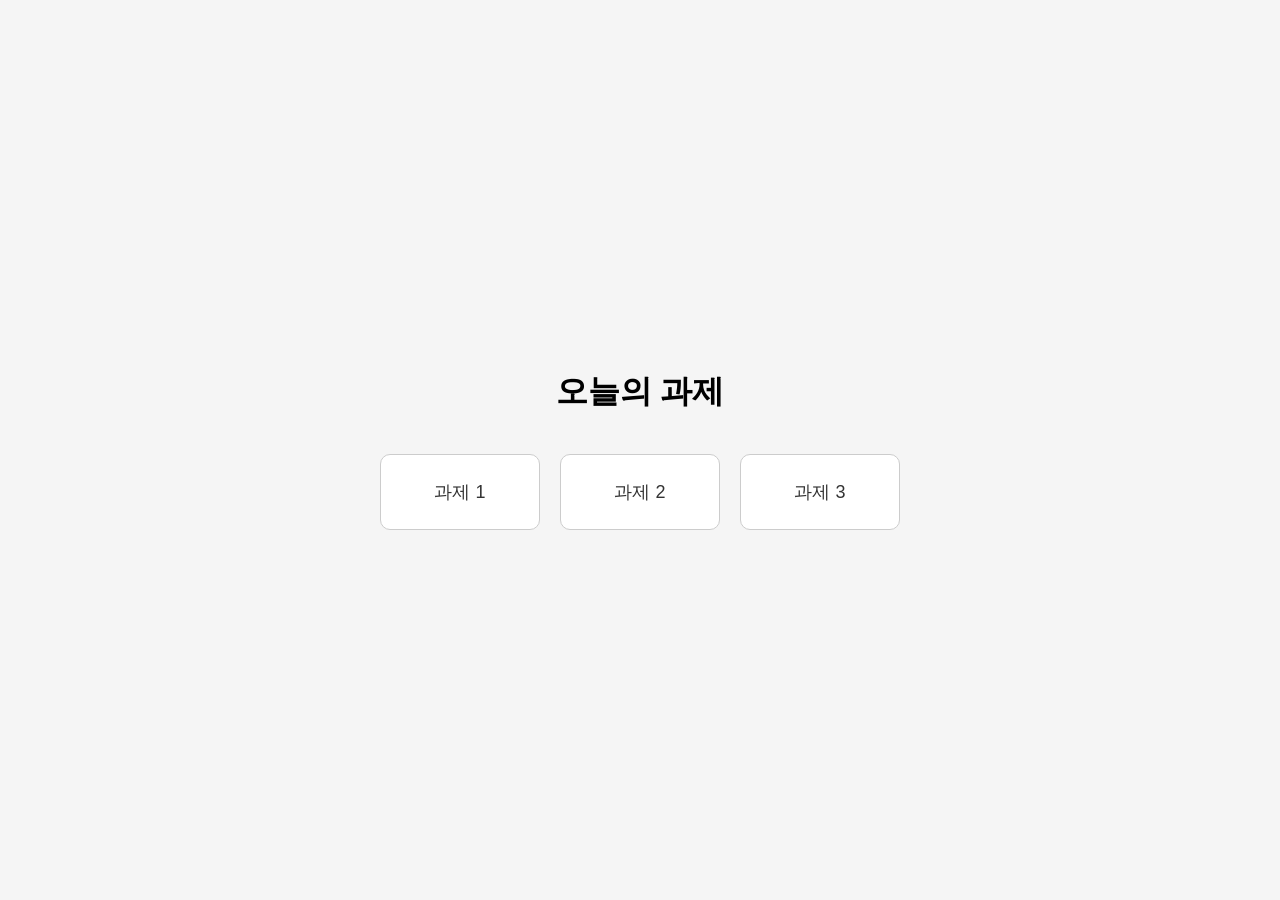
<file: index.html>
<!DOCTYPE html>
<html lang="ko">

<head>
    <meta charset="UTF-8">
    <meta name="viewport" content="width=device-width, initial-scale=1.0">

    <title>오늘의 과제</title>

    <style>
        * {
            margin: 0;
            padding: 0;
            box-sizing: border-box;
        }

        body {
            height: 100vh;

            display: flex;
            justify-content: center;
            align-items: center;

            background-color: #f5f5f5;

            font-family: Arial, sans-serif;
        }

        .container {
            text-align: center;
        }

        h1 {
            margin-bottom: 40px;
        }

        .buttons {
            display: flex;
            gap: 20px;
        }

        .buttons a {
            width: 160px;
            padding: 25px 20px;

            background-color: white;

            border: 1px solid #ccc;
            border-radius: 10px;

            text-decoration: none;
            color: #333;

            font-size: 18px;

            transition: 0.2s;
        }

        .buttons a:hover {
            background-color: #333;
            color: white;

            transform: translateY(-5px);
        }
    </style>
</head>


<body>

    <div class="container">

        <h1>오늘의 과제</h1>

        <div class="buttons">

            <a href="./Card/index.html">
                과제 1
            </a>

            <a href="./Book/index.html">
                과제 2
            </a>

            <a href="./task3/index.html">
                과제 3
            </a>

        </div>

    </div>

</body>

</html>
</file>
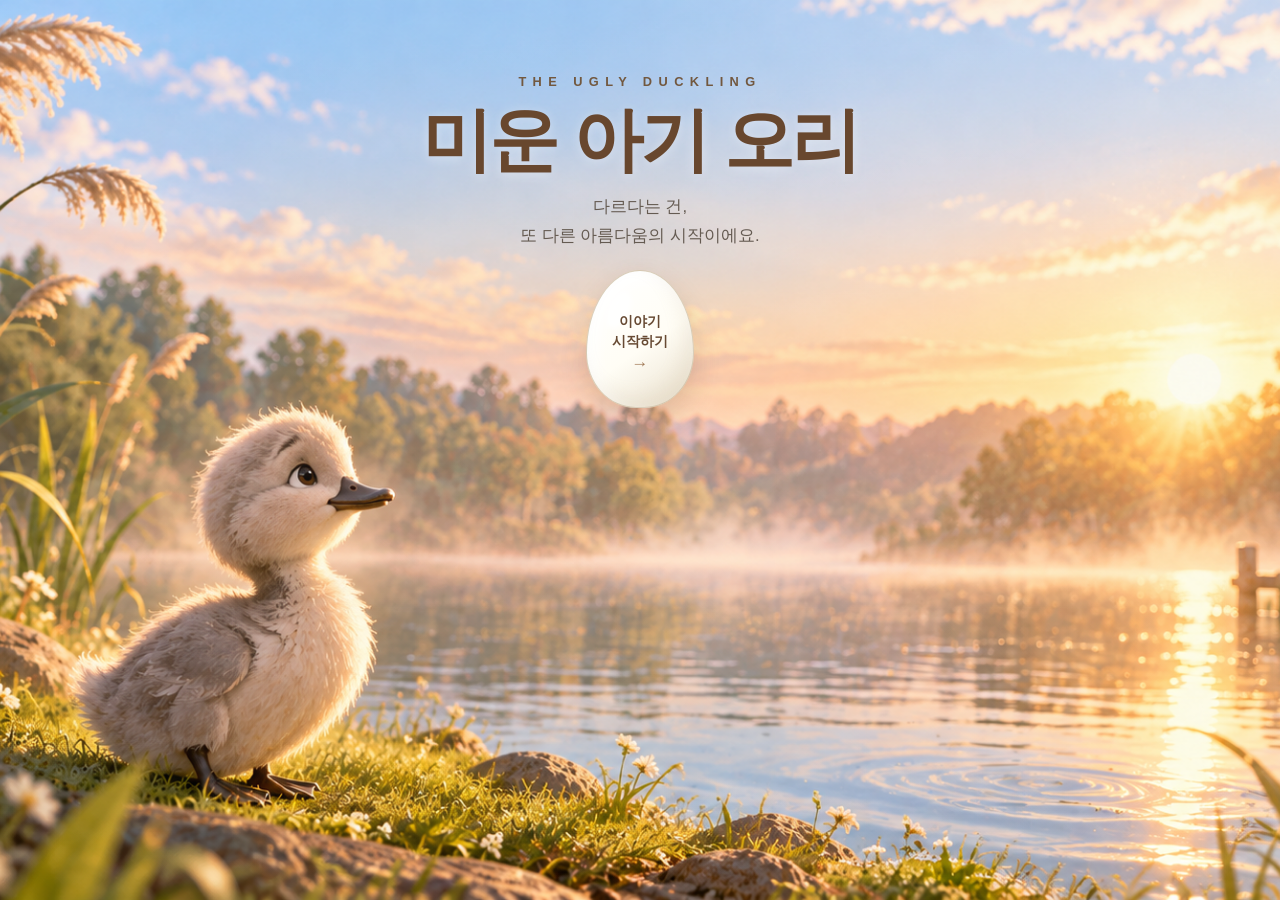
<file: Book/index.html>
<!DOCTYPE html>
<html lang="ko">

<head>
    <meta charset="UTF-8">
    <meta name="viewport" content="width=device-width, initial-scale=1.0">
    <title>미운 아기 오리</title>

    <link rel="stylesheet" href="style.css">
</head>

<body class="cover-page">

    <main class="cover">

        <div class="cover-text">

            <span class="english-title">
                THE UGLY DUCKLING
            </span>

            <h1>미운 아기 오리</h1>

            <p>
                다르다는 건,<br>
                또 다른 아름다움의 시작이에요.
            </p>

            <!-- 알 모양 시작 버튼 -->
            <a href="page1.html" class="egg-start">

                <span class="egg-highlight"></span>

                <span class="egg-start-text">
                    이야기<br>
                    시작하기
                </span>

                <span class="egg-start-arrow">→</span>

            </a>

        </div>

    </main>

</body>

</html>
</file>
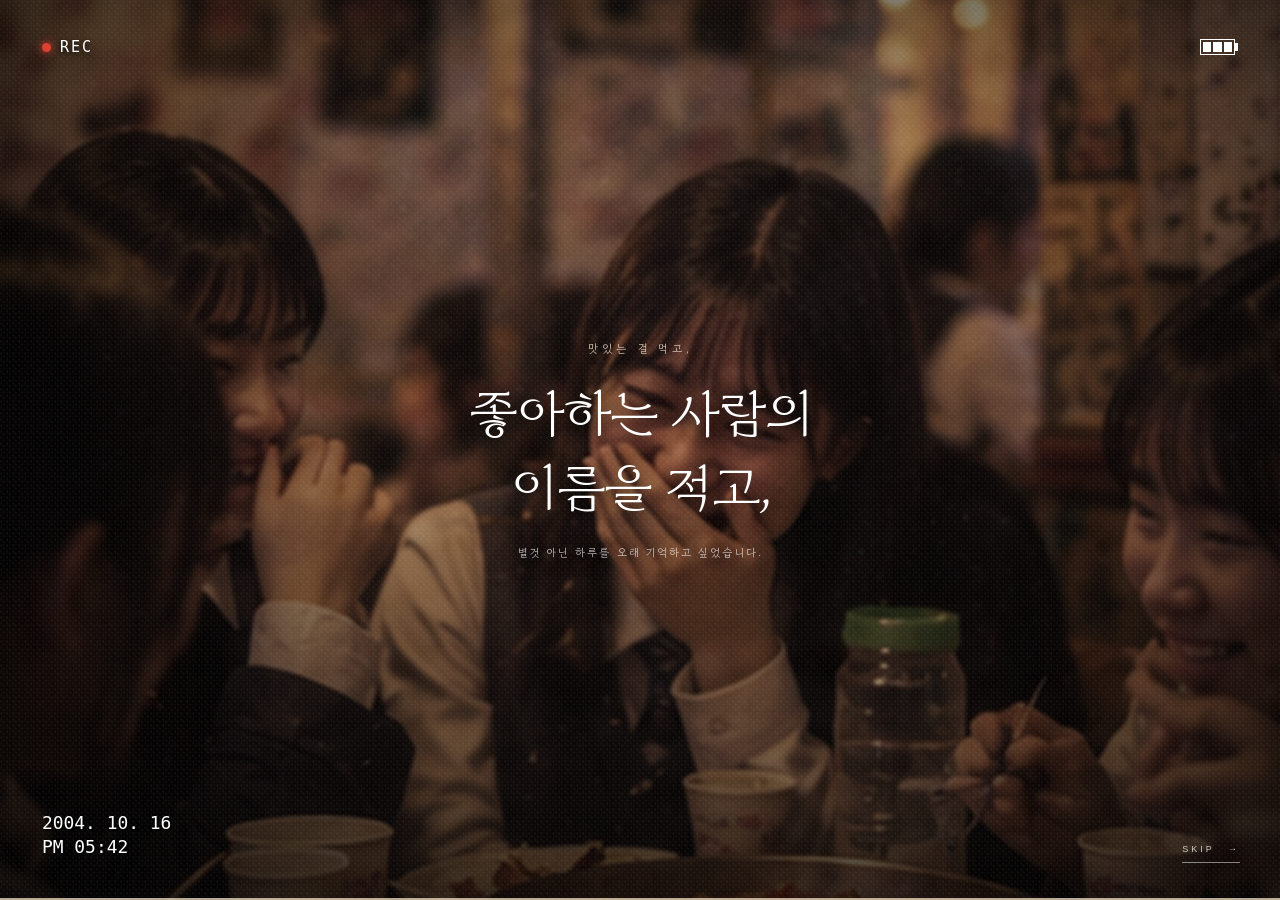
<file: Card/index.html>
<!DOCTYPE html>
<html lang="ko">

<head>
    <meta charset="UTF-8">

    <meta name="viewport"
          content="width=device-width, initial-scale=1.0">

    <title>마음벽 | Wall of Hearts</title>

    <link rel="preconnect"
          href="https://fonts.googleapis.com">

    <link rel="preconnect"
          href="https://fonts.gstatic.com"
          crossorigin>

    <link href="https://fonts.googleapis.com/css2?family=Diphylleia&family=East+Sea+Dokdo&family=Gowun+Dodum&family=Nanum+Pen+Script&display=swap"
          rel="stylesheet">

    <link rel="stylesheet"
          href="style.css">
</head>


<body>


<!-- ==================================================
     1. CINEMATIC VIDEO INTRO
================================================== -->

<section id="memoryIntro">

    <!-- 사진들 -->

    <div class="memory-scene active"
         data-scene="0">

        <img src="images/intro_01.jpg"
             alt="옛날 떡볶이집">

    </div>


    <div class="memory-scene"
         data-scene="1">

        <img src="images/intro_02.jpg"
             alt="친구들과 떡볶이를 먹던 기억">

    </div>


    <div class="memory-scene"
         data-scene="2">

        <img src="images/intro_03.jpg"
             alt="벽에 낙서를 남기는 모습">

    </div>


    <div class="memory-scene"
         data-scene="3">

        <img src="images/intro_04.jpg"
             alt="벽에 남겨진 낙서">

    </div>


    <div class="memory-scene"
         data-scene="4">

        <img src="images/intro_05.jpg"
             alt="오래된 낙서벽">

    </div>


    <!-- 어두운 영화 필터 -->

    <div class="memory-dark"></div>


    <!-- VHS 노이즈 -->

    <div class="vhs-noise"></div>

    <div class="vhs-lines"></div>

    <div class="vhs-flash"></div>


    <!-- REC -->

    <div class="cam-rec">

        <span class="rec-dot"></span>

        REC

    </div>


    <!-- 날짜 -->

    <div class="cam-date">

        <span id="camDate">
            2004. 10. 16
        </span>

        <span id="camTime">
            PM 05:41
        </span>

    </div>


    <!-- 카메라 배터리 -->

    <div class="cam-battery">

        <div class="battery-body">

            <i></i>
            <i></i>
            <i></i>

        </div>

        <span></span>

    </div>


    <!-- 첫 문구 -->

    <div class="memory-copy"
         id="memoryCopy1">

        <span>
            우리의 마음이 아직 작았던 시절,
        </span>

        <h1>
            우리는 벽에<br>
            마음을 남기곤 했습니다.
        </h1>

    </div>


    <!-- 두 번째 문구 -->

    <div class="memory-copy memory-copy-center"
         id="memoryCopy2">

        <p>
            맛있는 걸 먹고,
        </p>

        <h1>
            좋아하는 사람의<br>
            이름을 적고,
        </h1>

        <small>
            별것 아닌 하루를 오래 기억하고 싶었습니다.
        </small>

    </div>


    <!-- 세 번째 -->

    <div class="memory-copy memory-copy-bottom"
         id="memoryCopy3">

        <p>
            그날 우리가 남긴 한마디
        </p>

        <h1>
            “우리 나중에도<br>
            여기 오자.”
        </h1>

    </div>


    <!-- 마지막 문구 -->

    <div id="memoryEnding">

        <p>
            그리고 시간이 흘렀습니다.
        </p>

        <h1>
            그 마음들은,<br>
            어디로 갔을까요.
        </h1>

    </div>


    <!-- SKIP -->

    <button id="skipMemory">
        SKIP
        <span>→</span>
    </button>


    <!-- 진행바 -->

    <div id="memoryProgress">

        <div id="memoryProgressBar"></div>

    </div>

</section>



<!-- ==================================================
     2. ORIGINAL EMOTIONAL INTRO
================================================== -->

<section id="intro">

    <div class="intro-shadow"></div>


    <div class="intro-graffiti ig1">
        민지 ♡ 현우
    </div>

    <div class="intro-graffiti ig2">
        여기 진짜 맛있음ㅋㅋ
    </div>

    <div class="intro-graffiti ig3">
        2019.03.02
    </div>

    <div class="intro-graffiti ig4">
        또 왔다감
    </div>

    <div class="intro-graffiti ig5">
        보고싶다.
    </div>

    <div class="intro-graffiti ig6">
        J + S
    </div>

    <div class="intro-graffiti ig7">
        다 잘될거야
    </div>

    <div class="intro-graffiti ig8">
        ★★★★★
    </div>


    <div class="intro-content">

        <span class="intro-small">
            WALL OF HEARTS
        </span>

        <p class="intro-sub">
            시간이 쌓이는 벽
        </p>


        <h1>

            마음은 사라져도,<br>

            <em>
                흔적은 남으니까.
            </em>

        </h1>


        <p class="intro-description">

            누군가는 사랑을 적었고,<br>

            누군가는 그리움을 남겼습니다.

            <br><br>

            당신의 이야기도<br>

            이 오래된 벽 한편에 남겨보세요.

        </p>


        <button id="enterBtn">

            오래된 벽으로 들어가기

            <span>
                →
            </span>

        </button>


        <p class="intro-donation">

            마음 하나 100원 ·
            아이들을 위한 마음으로 이어집니다.

        </p>

    </div>

</section>



<!-- ==================================================
     3. MAIN
================================================== -->

<main id="mainPage">


<!-- ==================================================
     HEADER
================================================== -->

<header>

    <div class="logo-area">

        <div class="logo-heart">
            ♡
        </div>

        <div>

            <h2>
                마음벽
            </h2>

            <span>
                WALL OF HEARTS
            </span>

        </div>

    </div>


    <div class="heart-status">

        <i></i>

        <span id="heartCount">
            마음들이 머무는 중
        </span>

    </div>


    <div class="header-buttons">

        <button id="homeBtn">

            ◎

            <span>
                중앙으로
            </span>

        </button>


        <button id="searchBtn">

            ⌕

            <span>
                마음 찾기
            </span>

        </button>


        <button id="writeBtn"
                class="write-btn">

            ✎

            <span>
                마음 남기기
            </span>

        </button>

    </div>

</header>



<!-- ==================================================
     WALL
================================================== -->

<section id="wallViewport">


<div id="wall">


<!-- 얼룩 -->

<div class="wall-stain stain1"></div>
<div class="wall-stain stain2"></div>
<div class="wall-stain stain3"></div>
<div class="wall-stain stain4"></div>
<div class="wall-stain stain5"></div>



<!-- 중앙 -->

<div id="wallCenter">

    <span>
        THE WALL
    </span>

    <h2>
        천천히 둘러보세요.
    </h2>

    <p>
        누군가의 마음이 벽 어딘가에 남아 있습니다.
    </p>

    <small>
        벽을 잡고 상하좌우로 움직여보세요
    </small>

</div>



<!-- ==================================================
     MENU BOARD
================================================== -->

<div class="wall-object menu-board"
     style="
     left:4450px;
     top:1550px;
     transform:rotate(-2deg);
     ">

    <div class="tape tape-left"></div>

    <div class="tape tape-right"></div>


    <span class="object-small">
        SINCE 1987
    </span>


    <h3>
        오 늘 의 메 뉴
    </h3>


    <div class="menu-line">

        <span>
            김치찌개
        </span>

        <b>
            8,000
        </b>

    </div>


    <div class="menu-line">

        <span>
            제육볶음
        </span>

        <b>
            9,000
        </b>

    </div>


    <div class="menu-line">

        <span>
            계란말이
        </span>

        <b>
            7,000
        </b>

    </div>


    <div class="menu-line">

        <span>
            공기밥
        </span>

        <b>
            1,000
        </b>

    </div>


    <small class="menu-note">
        맛있게 드세요 :)
    </small>

</div>



<!-- ==================================================
     SOJU AD
================================================== -->

<div class="wall-object ad-object soju-ad"
     data-ad="soju"
     style="
     left:5600px;
     top:1000px;
     transform:rotate(2deg);
     ">


    <div class="ad-label">
        광고 · SPONSORED
    </div>


    <span class="soju-copy">
        오늘 하루도
    </span>


    <h2>
        수고했어요.
    </h2>


    <p>

        좋은 사람들과<br>

        좋은 시간을.

    </p>


    <div class="bottle">

        <div class="bottle-neck"></div>

        <div class="bottle-label">

            오늘<br>

            한잔

        </div>

    </div>


    <strong>
        오늘한잔
    </strong>


    <small>
        BRAND PARTNER
    </small>

</div>



<!-- ==================================================
     RESTAURANT AD
================================================== -->

<div class="wall-object ad-object restaurant-ad"
     data-ad="restaurant"
     style="
     left:7100px;
     top:2700px;
     transform:rotate(-3deg);
     ">


    <div class="ad-label">
        광고 · SPONSORED
    </div>


    <p class="restaurant-small">
        오늘 뭐 먹지?
    </p>


    <h2>

        불향가득<br>

        돼지구이

    </h2>


    <div class="food-circle">

        오늘의<br>

        추천

    </div>


    <strong>
        골목식당
    </strong>


    <span>
        브랜드 이야기 →
    </span>

</div>



<!-- ==================================================
     RECEIPT AD
================================================== -->

<div class="wall-object ad-object receipt-ad"
     data-ad="coffee"
     style="
     left:3000px;
     top:3350px;
     transform:rotate(4deg);
     ">


    <div class="ad-label">
        광고
    </div>


    <div class="receipt-title">
        RECEIPT
    </div>


    <p>
        2026 / 10 / 02
    </p>


    <hr>


    <div class="receipt-row">

        <span>
            아메리카노
        </span>

        <span>
            4,500
        </span>

    </div>


    <div class="receipt-row">

        <span>
            카페라떼
        </span>

        <span>
            5,000
        </span>

    </div>


    <hr>


    <strong>
        TOTAL 9,500
    </strong>


    <p class="receipt-brand">
        하루커피
    </p>


    <small>
        Sponsored
    </small>

</div>



<!-- WIFI -->

<div class="wall-object wifi-paper"
     style="
     left:3650px;
     top:1150px;
     transform:rotate(5deg);
     ">

    <span>
        Wi-Fi
    </span>

    <strong>
        마음식당
    </strong>

    <p>
        PW : 10041004
    </p>

</div>



<!-- 원산지 -->

<div class="wall-object origin-paper"
     style="
     left:7650px;
     top:1250px;
     transform:rotate(-2deg);
     ">

    <h3>
        원산지 표시
    </h3>

    <p>
        돼지고기 · 국내산
    </p>

    <p>
        쌀 · 국내산
    </p>

    <p>
        배추김치 · 국내산
    </p>

</div>



<!-- 달력 -->

<div class="wall-object calendar"
     style="
     left:2050px;
     top:1450px;
     transform:rotate(-4deg);
     ">

    <div class="calendar-top">
        2026
    </div>

    <strong>
        10
    </strong>

    <span>
        OCTOBER
    </span>


    <div class="calendar-grid">

        <i>1</i>
        <i>2</i>
        <i>3</i>
        <i>4</i>
        <i>5</i>
        <i>6</i>
        <i>7</i>

        <i>8</i>
        <i>9</i>
        <i>10</i>
        <i>11</i>
        <i>12</i>
        <i>13</i>
        <i>14</i>

        <i>15</i>
        <i>16</i>
        <i>17</i>
        <i>18</i>
        <i>19</i>
        <i>20</i>
        <i>21</i>

        <i>22</i>
        <i>23</i>
        <i>24</i>
        <i>25</i>
        <i>26</i>
        <i>27</i>
        <i>28</i>

    </div>

</div>



<!-- MEMO -->

<div class="wall-object memo-paper"
     style="
     left:8250px;
     top:3500px;
     transform:rotate(6deg);
     ">

    오늘 재료 소진으로<br>

    조금 일찍 문 닫습니다.

    <br><br>

    <b>
        - 사장 -
    </b>

</div>



<!-- OLD NOTICE -->

<div class="wall-object old-notice"
     style="
     left:1150px;
     top:2850px;
     transform:rotate(-3deg);
     ">


    <div class="pin"></div>


    <h3>
        부탁드립니다
    </h3>


    <p>

        벽에 남겨진 마음은<br>

        지우지 말아주세요.

    </p>


    <small>
        1998. 04.
    </small>

</div>



<!-- ==================================================
     SPECIAL MESSAGES
================================================== -->

<div class="message dokdo large"
     data-name="엄마"
     data-coordinate="E-4821"
     data-rotation="-5"
     style="
     left:4700px;
     top:2100px;
     transform:rotate(-5deg);
     ">

    엄마,<br>

    사랑한다고<br>

    자주 말할걸.

    <small>
        #E-4821
    </small>

</div>



<div class="message pen giant"
     data-name="지현"
     data-coordinate="D-8214"
     data-rotation="-7"
     style="
     left:3900px;
     top:2850px;
     transform:rotate(-7deg);
     ">

    보고싶다.

    <small>
        #D-8214
    </small>

</div>



<div class="message diphy"
     data-name="민지"
     data-coordinate="F-1932"
     data-rotation="3"
     style="
     left:5350px;
     top:3200px;
     transform:rotate(3deg);
     ">

    민지야,<br>

    우리 할머니가 되어서도<br>

    지금처럼 웃자.

    <small>
        #F-1932
    </small>

</div>



<div class="message dokdo"
     data-name="아빠"
     data-coordinate="G-2301"
     data-rotation="4"
     style="
     left:6500px;
     top:1900px;
     transform:rotate(4deg);
     ">

    그때는 몰랐어요.<br>

    아빠도 처음이었다는 걸.

    <small>
        #G-2301
    </small>

</div>



<div class="message pen large"
     data-name="말랑이"
     data-coordinate="G-0214"
     data-rotation="-4"
     style="
     left:6650px;
     top:3850px;
     transform:rotate(-4deg);
     ">

    세상에 와줘서<br>

    정말 고마워 ♡

    <small>
        #G-0214
    </small>

</div>



<!-- 자동 낙서 -->

<div id="graffitiLayer"></div>


</div>

</section>



<!-- ==================================================
     BOTTOM NAV
================================================== -->

<div id="bottomNav">


    <div class="location-box">

        <span>
            CURRENT WALL
        </span>

        <strong id="positionText">
            E-5
        </strong>

    </div>


    <div class="drag-guide">

        ✥ &nbsp;

        벽을 잡고 상하좌우로 움직여보세요

    </div>


    <div class="zoom-control">

        <button id="zoomOut">
            −
        </button>

        <span id="zoomText">
            100%
        </span>

        <button id="zoomIn">
            +
        </button>

    </div>

</div>


</main>



<!-- ==================================================
     SEARCH MODAL
================================================== -->

<div class="modal"
     id="searchModal">


    <div class="modal-card">


        <button class="close-modal">
            ×
        </button>


        <span class="modal-label">
            FIND A HEART
        </span>


        <h2>

            이 오래된 벽 어딘가에<br>

            당신을 위한 마음이 있을지도 몰라요.

        </h2>


        <p>
            이름, 별명 또는 벽 좌표를 입력해주세요.
        </p>


        <input
            class="normal-input"
            id="searchInput"
            placeholder="예 : 민지 / E-4821">


        <button
            id="findBtn"
            class="primary-button">

            벽에서 찾아보기

        </button>


        <div id="searchResult"></div>


    </div>

</div>



<!-- ==================================================
     WRITE MODAL
================================================== -->

<div class="modal"
     id="writeModal">


    <div class="modal-card write-card">


        <button class="close-modal">
            ×
        </button>


        <span class="modal-label">
            LEAVE YOUR HEART
        </span>


        <h2>

            마음 하나를<br>

            이 벽에 남겨보세요.

        </h2>


        <label>
            누구에게 남길까요?
        </label>


        <input
            class="normal-input"
            id="receiver"
            maxlength="20"
            placeholder="이름 또는 별명">


        <label>
            전하고 싶은 마음
        </label>


        <textarea
            id="messageInput"
            maxlength="120"
            placeholder="하지 못했던 말을 적어주세요."></textarea>


        <div class="counter">

            <span id="charCount">
                0
            </span>

            / 120

        </div>



        <label>
            글씨체
        </label>


        <div class="font-options">


            <input
                type="radio"
                name="font"
                id="diphy"
                value="diphy"
                checked>


            <label
                for="diphy"
                class="font-card diphy-preview">

                마음을 전합니다.

                <small>
                    Diphylleia
                </small>

            </label>



            <input
                type="radio"
                name="font"
                id="dokdo"
                value="dokdo">


            <label
                for="dokdo"
                class="font-card dokdo-preview">

                마음을 전합니다.

                <small>
                    Dokdo
                </small>

            </label>



            <input
                type="radio"
                name="font"
                id="myFont"
                value="myFont">


            <label
                for="myFont"
                class="font-card pen-preview">

                나의 손글씨

                <small>
                    AI HANDWRITING
                </small>

            </label>


        </div>



        <!-- AI FONT -->

        <div id="aiFontArea">

            <strong>
                ✦ 나의 손글씨 만들기
            </strong>

            <p>
                직접 작성한 손글씨 사진을 올려주세요.
            </p>


            <label
                for="handwritingFile"
                class="upload-button">

                손글씨 사진 선택

            </label>


            <input
                type="file"
                id="handwritingFile"
                accept="image/*">


            <div id="aiStatus"></div>

        </div>



        <!-- PREVIEW -->

        <div class="preview">

            <span>
                PREVIEW
            </span>

            <div id="messagePreview">

                당신의 마음이 이곳에 보여집니다.

            </div>

        </div>



        <!-- DONATION -->

        <div class="donation-box">

            <div>

                <span>
                    마음 하나
                </span>

                <strong>
                    100원
                </strong>

            </div>


            <p>

                이 마음은 질병으로 어려움을 겪는
                아이들을 위한 도움으로 이어집니다.

            </p>

        </div>


        <button
            id="submitMessage"
            class="primary-button">

            마음 남기기

        </button>


    </div>

</div>



<!-- ==================================================
     COMPLETE MODAL
================================================== -->

<div class="modal"
     id="completeModal">


    <div class="modal-card complete-card">


        <div class="big-heart">
            ♡
        </div>


        <span class="modal-label">
            YOUR HEART IS HERE
        </span>


        <h2>

            당신의 마음이<br>

            벽에 남겨졌습니다.

        </h2>


        <p>
            이 좌표를 기억해두세요.
        </p>


        <div class="coordinate-box">

            <span>
                WALL COORDINATE
            </span>

            <strong id="newCoordinate">
                #E-0000
            </strong>

        </div>


        <button
            id="copyCoordinate"
            class="primary-button">

            좌표 복사

        </button>


        <button
            id="goWall"
            class="text-button">

            내 마음 보러가기 →

        </button>


    </div>

</div>



<!-- ==================================================
     AD MODAL
================================================== -->

<div class="modal"
     id="adModal">


    <div class="modal-card ad-modal-card">


        <button class="close-modal">
            ×
        </button>


        <span class="modal-label">
            SPONSORED
        </span>


        <div id="adModalIcon">
            ♡
        </div>


        <h2 id="adModalTitle">
            브랜드
        </h2>


        <p id="adModalDescription">
            브랜드 소개
        </p>


        <div class="ad-support">

            이 광고는 마음벽을 운영하고<br>

            아이들을 돕는 활동에 힘을 보탭니다.

        </div>


        <button
            id="adVisitBtn"
            class="primary-button">

            브랜드 이야기 보기 →

        </button>


    </div>

</div>



<script src="script.js"></script>


</body>

</html>
</file>
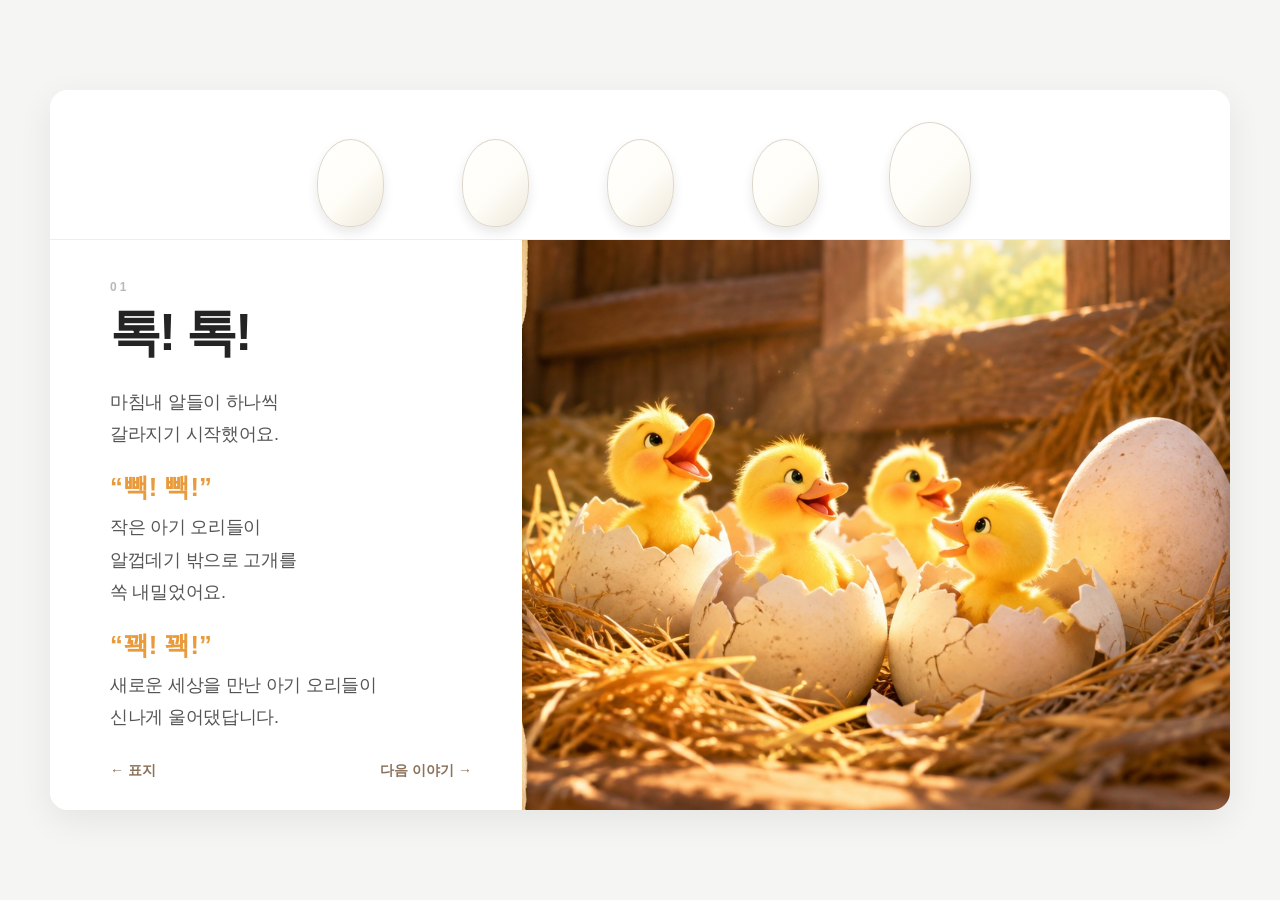
<file: Book/page1.html>
<!DOCTYPE html>
<html lang="ko">

<head>
    <meta charset="UTF-8">
    <meta name="viewport" content="width=device-width, initial-scale=1.0">
    <title>미운 아기 오리 - 1</title>
    <link rel="stylesheet" href="style.css">
</head>

<body class="story-page">

<div class="book">

    <!-- 상단 알 애니메이션 -->
    <div class="animation-area">

        <div class="egg-box egg1">
            <div class="duck-head">
                <div class="eye left-eye"></div>
                <div class="eye right-eye"></div>
                <div class="beak"></div>
            </div>

            <div class="egg">
                <span class="crack">⌁</span>
            </div>
        </div>


        <div class="egg-box egg2">
            <div class="duck-head">
                <div class="eye left-eye"></div>
                <div class="eye right-eye"></div>
                <div class="beak"></div>
            </div>

            <div class="egg">
                <span class="crack">⌁</span>
            </div>
        </div>


        <div class="egg-box egg3">
            <div class="duck-head">
                <div class="eye left-eye"></div>
                <div class="eye right-eye"></div>
                <div class="beak"></div>
            </div>

            <div class="egg">
                <span class="crack">⌁</span>
            </div>
        </div>


        <div class="egg-box egg4">
            <div class="duck-head">
                <div class="eye left-eye"></div>
                <div class="eye right-eye"></div>
                <div class="beak"></div>
            </div>

            <div class="egg">
                <span class="crack">⌁</span>
            </div>
        </div>


        <!-- 마지막 큰 알 -->
        <div class="egg-box last-egg">

            <span class="question">?</span>

            <div class="egg big-egg"></div>

        </div>

    </div>


    <!-- 내용 -->
    <div class="content">

        <!-- 왼쪽 글 -->
        <section class="story">

            <span class="chapter">01</span>

            <h1>톡! 톡!</h1>

            <p>
                마침내 알들이 하나씩<br>
                갈라지기 시작했어요.
            </p>

            <h2>“빽! 빽!”</h2>

            <p>
                작은 아기 오리들이<br>
                알껍데기 밖으로 고개를<br>
                쏙 내밀었어요.
            </p>

            <h2>“꽥! 꽥!”</h2>

            <p>
                새로운 세상을 만난 아기 오리들이<br>
                신나게 울어댔답니다.
            </p>


            <!-- 페이지 이동 -->
            <div class="page-nav">

                <a href="index.html">
                    ← 표지
                </a>

                <a href="page2.html">
                    다음 이야기 →
                </a>

            </div>

        </section>


        <!-- 오른쪽 이미지 -->
        <section class="picture">

            <img
                src="images/duck_hatching.jpg"
                alt="알에서 태어나는 아기 오리들"
            >

        </section>

    </div>

</div>

</body>
</html>
</file>
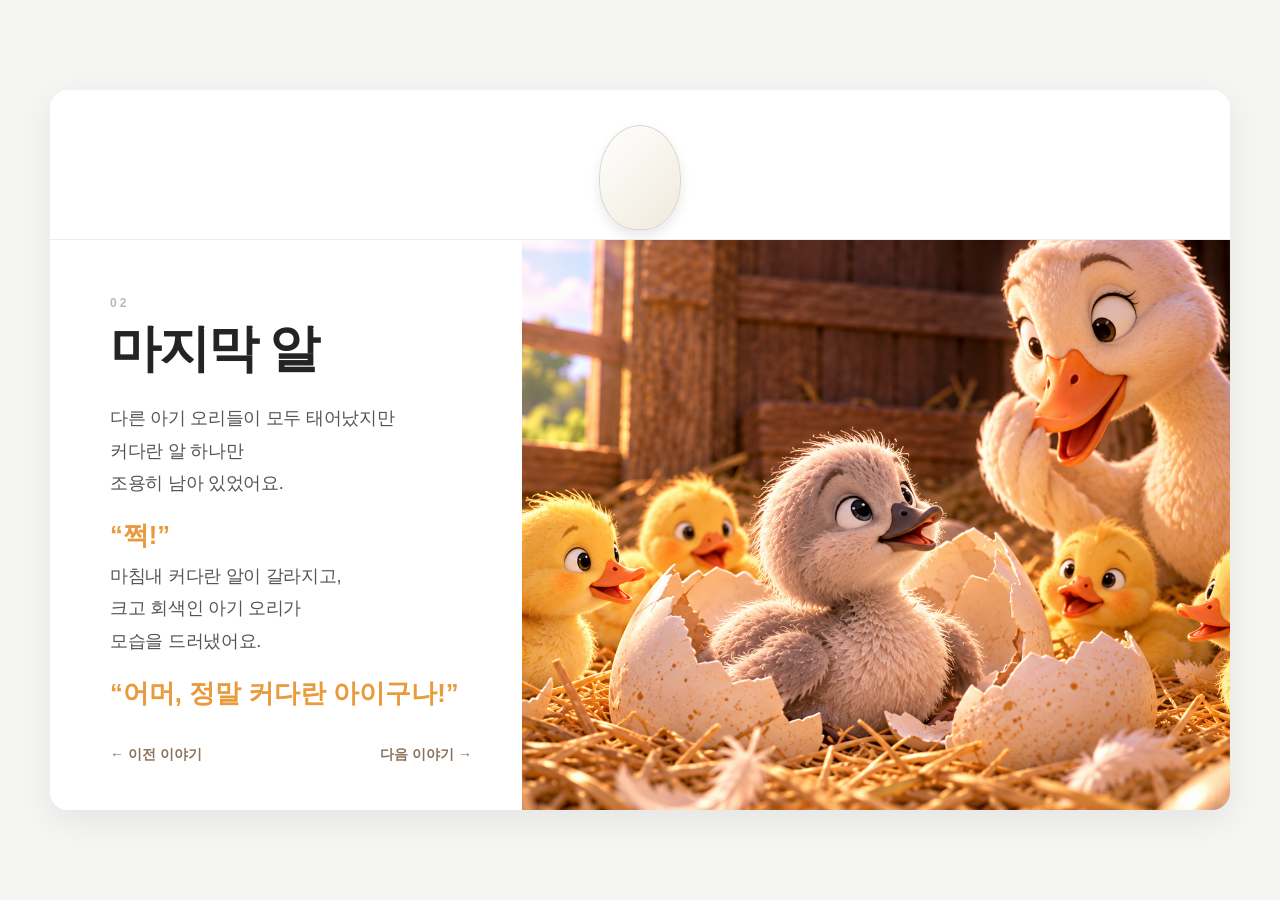
<file: Book/page2.html>
<!DOCTYPE html>
<html lang="ko">

<head>
    <meta charset="UTF-8">
    <meta name="viewport" content="width=device-width, initial-scale=1.0">
    <title>미운 아기 오리 - 2</title>
    <link rel="stylesheet" href="style.css">
</head>

<body class="story-page">

<div class="book">

    <!-- 상단 애니메이션 -->
    <div class="page2-animation">

        <div class="big-hatch">

            <span class="tap tap1">톡</span>
            <span class="tap tap2">톡</span>


            <!-- 회색 아기 오리 -->
            <div class="gray-duck-head">

                <div class="gray-eye gray-left"></div>
                <div class="gray-eye gray-right"></div>

                <div class="gray-beak"></div>

            </div>


            <!-- 큰 알 -->
            <div class="page2-egg">

                <span class="page2-crack">⌁</span>

            </div>

        </div>

    </div>


    <!-- 내용 -->
    <div class="content">

        <!-- 왼쪽 -->
        <section class="story">

            <span class="chapter">02</span>

            <h1>마지막 알</h1>

            <p>
                다른 아기 오리들이 모두 태어났지만<br>
                커다란 알 하나만<br>
                조용히 남아 있었어요.
            </p>

            <h2>“쩍!”</h2>

            <p>
                마침내 커다란 알이 갈라지고,<br>
                크고 회색인 아기 오리가<br>
                모습을 드러냈어요.
            </p>

            <h2>
                “어머, 정말 커다란 아이구나!”
            </h2>


            <!-- 페이지 이동 -->
            <div class="page-nav">

                <a href="page1.html">
                    ← 이전 이야기
                </a>

                <a href="page3.html">
                    다음 이야기 →
                </a>

            </div>

        </section>


        <!-- 오른쪽 이미지 -->
        <section class="picture">

            <img
                src="images/page2.png"
                alt="커다란 알에서 태어난 회색 아기 오리"
            >

        </section>

    </div>

</div>

</body>
</html>
</file>
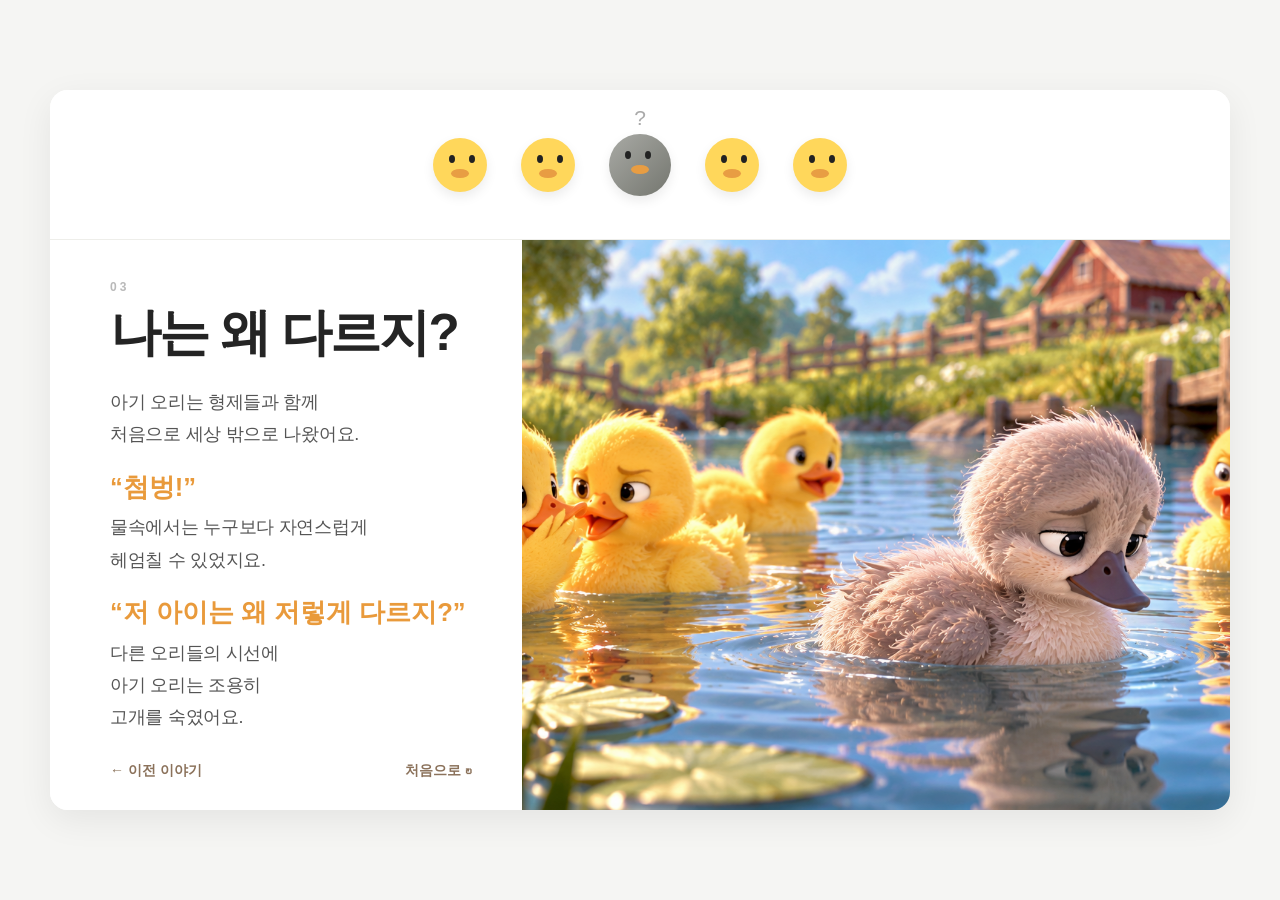
<file: Book/page3.html>
<!DOCTYPE html>
<html lang="ko">

<head>
    <meta charset="UTF-8">
    <meta name="viewport" content="width=device-width, initial-scale=1.0">
    <title>미운 아기 오리 - 3</title>
    <link rel="stylesheet" href="style.css">
</head>

<body class="story-page">

<div class="book">

    <!-- 상단 애니메이션 -->
    <div class="page3-animation">

        <div class="duck-row">

            <div class="mini-duck yellow-duck">
                <div class="mini-eye"></div>
                <div class="mini-beak"></div>
            </div>

            <div class="mini-duck yellow-duck">
                <div class="mini-eye"></div>
                <div class="mini-beak"></div>
            </div>


            <!-- 회색 주인공 -->
            <div class="mini-duck gray-main-duck">

                <div class="mini-eye"></div>
                <div class="mini-beak"></div>

                <span class="small-question">?</span>

            </div>


            <div class="mini-duck yellow-duck">
                <div class="mini-eye"></div>
                <div class="mini-beak"></div>
            </div>

            <div class="mini-duck yellow-duck">
                <div class="mini-eye"></div>
                <div class="mini-beak"></div>
            </div>

        </div>

    </div>


    <!-- 내용 -->
    <div class="content">

        <!-- 왼쪽 -->
        <section class="story">

            <span class="chapter">03</span>

            <h1>나는 왜 다르지?</h1>

            <p>
                아기 오리는 형제들과 함께<br>
                처음으로 세상 밖으로 나왔어요.
            </p>

            <h2>“첨벙!”</h2>

            <p>
                물속에서는 누구보다 자연스럽게<br>
                헤엄칠 수 있었지요.
            </p>

            <h2>
                “저 아이는 왜 저렇게 다르지?”
            </h2>

            <p>
                다른 오리들의 시선에<br>
                아기 오리는 조용히<br>
                고개를 숙였어요.
            </p>


            <!-- 페이지 이동 -->
            <div class="page-nav">

                <a href="page2.html">
                    ← 이전 이야기
                </a>

                <a href="index.html">
                    처음으로 ↻
                </a>

            </div>

        </section>


        <!-- 오른쪽 이미지 -->
        <section class="picture">

            <img
                src="images/page3.png"
                alt="다른 오리들의 시선을 받는 회색 아기 오리"
            >

        </section>

    </div>

</div>

</body>
</html>
</file>
<file: Book/style.css>
/* ==================================================
   공통
================================================== */

* {
    box-sizing: border-box;
}


html,
body {
    margin: 0;
    padding: 0;

    width: 100%;
    min-height: 100%;
}


body {
    font-family:
        "Pretendard",
        "Noto Sans KR",
        "맑은 고딕",
        sans-serif;

    color: #292929;
}



/* ==================================================
   표지
================================================== */

.cover-page {
    background: #f4f1eb;
}


.cover {
    width: 100%;
    height: 100vh;

    min-height: 600px;

    position: relative;

    display: flex;

    justify-content: center;
    align-items: flex-start;

    overflow: hidden;

    text-align: center;

    background-image:
        linear-gradient(
            to bottom,
            rgba(255,255,255,0.10),
            rgba(255,255,255,0)
        ),
        url("images/cover.png");

    background-size: cover;

    background-position: center center;

    background-repeat: no-repeat;
}



/* 표지 글 */

.cover-text {
    width: 100%;

    position: relative;

    z-index: 2;

    margin-top: clamp(40px, 6vh, 75px);

    padding: 20px;

    animation:
        coverFade
        1.2s
        ease;
}



/* 영어 제목 */

.english-title {
    display: block;

    font-size:
        clamp(10px, 1vw, 14px);

    font-weight: 600;

    letter-spacing:
        clamp(3px, 0.5vw, 7px);

    color: #72583f;
}



/* 메인 제목 */

.cover-text h1 {
    margin:
        12px
        0
        10px;

    font-size:
        clamp(42px, 5.5vw, 80px);

    font-weight: 800;

    line-height: 1.1;

    letter-spacing: -3px;

    color: #68472e;

    text-shadow:
        0 2px 12px
        rgba(255,255,255,0.4);
}



/* 표지 설명 */

.cover-text p {
    margin:
        15px
        0
        18px;

    font-size:
        clamp(14px, 1.3vw, 18px);

    line-height: 1.7;

    color: #655b52;
}



/* ==================================================
   표지 알 버튼
================================================== */

.egg-start {
    width: 108px;
    height: 138px;

    margin-top: 2px;

    position: relative;

    display: inline-flex;

    flex-direction: column;

    justify-content: center;
    align-items: center;

    text-decoration: none;

    background:
        linear-gradient(
            145deg,
            #ffffff 5%,
            #fffdf5 55%,
            #e9dfcc 100%
        );

    border:
        1.5px solid
        rgba(203,187,160,0.7);

    border-radius:
        50% 50% 46% 46%
        /
        60% 60% 40% 40%;

    box-shadow:
        0 12px 27px
        rgba(83,58,34,0.18),

        inset -8px -10px 18px
        rgba(180,155,115,0.12),

        inset 8px 8px 16px
        rgba(255,255,255,0.9);

    cursor: pointer;

    transition:
        box-shadow .3s ease;
}



/* 알 하이라이트 */

.egg-highlight {
    width: 20px;
    height: 38px;

    position: absolute;

    top: 20px;
    left: 22px;

    background:
        rgba(255,255,255,.85);

    border-radius: 50%;

    transform: rotate(25deg);

    filter: blur(2px);
}



/* 알 글씨 */

.egg-start-text {
    position: relative;

    z-index: 2;

    margin-top: 7px;

    color: #674a33;

    font-size: 14px;

    font-weight: 700;

    line-height: 1.45;
}



/* 화살표 */

.egg-start-arrow {
    position: relative;

    z-index: 2;

    margin-top: 3px;

    font-size: 17px;

    color: #a07956;

    transition:
        transform .3s ease;
}



/* 알 hover */

.egg-start:hover {
    animation:
        startEggShake
        .55s
        ease;

    box-shadow:
        0 17px 34px
        rgba(83,58,34,.25),

        inset -8px -10px 18px
        rgba(180,155,115,.12);
}


.egg-start:hover .egg-start-arrow {
    transform:
        translateX(4px);
}


.egg-start:active {
    transform:
        scale(.95);
}



/* 알 흔들기 */

@keyframes startEggShake {

    0% {
        transform: rotate(0);
    }

    20% {
        transform: rotate(-7deg);
    }

    40% {
        transform: rotate(7deg);
    }

    60% {
        transform: rotate(-4deg);
    }

    80% {
        transform: rotate(4deg);
    }

    100% {
        transform: rotate(0);
    }
}



/* 표지 등장 */

@keyframes coverFade {

    from {
        opacity: 0;

        transform:
            translateY(15px);
    }

    to {
        opacity: 1;

        transform:
            translateY(0);
    }
}



/* ==================================================
   동화 페이지 BODY
================================================== */

.story-page {
    min-height: 100vh;

    display: flex;

    justify-content: center;
    align-items: center;

    background: #f5f5f3;

    padding: 30px;
}



/* ==================================================
   책 화면
================================================== */

.book {
    width: min(1180px, 100%);

    height: 720px;

    background: #ffffff;

    border-radius: 18px;

    overflow: hidden;

    box-shadow:
        0 10px 35px
        rgba(0,0,0,.07);
}



/* ==================================================
   PAGE 1
   상단 애니메이션
================================================== */

.animation-area {
    height: 150px;

    display: flex;

    justify-content: center;
    align-items: center;

    gap: 60px;

    background: #ffffff;

    border-bottom:
        1px solid #eeeeea;
}



/* 알 공간 */

.egg-box {
    width: 85px;
    height: 125px;

    position: relative;

    display: flex;

    justify-content: center;
    align-items: flex-end;
}



/* 알 */

.egg {
    width: 67px;
    height: 88px;

    position: relative;

    z-index: 2;

    background:
        linear-gradient(
            135deg,
            #ffffff,
            #fffdf7 55%,
            #eee8db
        );

    border:
        1.5px solid #ded8cc;

    border-radius:
        52% 52% 47% 47%;

    box-shadow:
        0 6px 12px
        rgba(0,0,0,.09);
}



/* ==================================================
   PAGE1 알 흔들기
================================================== */

.egg1 .egg {
    animation: shake1 8s infinite;
}

.egg2 .egg {
    animation: shake2 8s infinite;
}

.egg3 .egg {
    animation: shake3 8s infinite;
}

.egg4 .egg {
    animation: shake4 8s infinite;
}


@keyframes shake1 {

    0%,5%,15%,100% {
        transform: rotate(0);
    }

    7% {
        transform: rotate(-7deg);
    }

    9% {
        transform: rotate(7deg);
    }

    11% {
        transform: rotate(-5deg);
    }

    13% {
        transform: rotate(4deg);
    }
}


@keyframes shake2 {

    0%,22%,32%,100% {
        transform: rotate(0);
    }

    24% {
        transform: rotate(-7deg);
    }

    26% {
        transform: rotate(7deg);
    }

    28% {
        transform: rotate(-5deg);
    }

    30% {
        transform: rotate(4deg);
    }
}


@keyframes shake3 {

    0%,39%,49%,100% {
        transform: rotate(0);
    }

    41% {
        transform: rotate(-7deg);
    }

    43% {
        transform: rotate(7deg);
    }

    45% {
        transform: rotate(-5deg);
    }

    47% {
        transform: rotate(4deg);
    }
}


@keyframes shake4 {

    0%,56%,66%,100% {
        transform: rotate(0);
    }

    58% {
        transform: rotate(-7deg);
    }

    60% {
        transform: rotate(7deg);
    }

    62% {
        transform: rotate(-5deg);
    }

    64% {
        transform: rotate(4deg);
    }
}



/* ==================================================
   PAGE1 금
================================================== */

.crack {
    position: absolute;

    top: 29px;
    left: 50%;

    transform:
        translateX(-50%)
        rotate(-15deg);

    font-size: 27px;

    color: #9f988a;

    opacity: 0;
}


.egg1 .crack {
    animation: crack1 8s infinite;
}

.egg2 .crack {
    animation: crack2 8s infinite;
}

.egg3 .crack {
    animation: crack3 8s infinite;
}

.egg4 .crack {
    animation: crack4 8s infinite;
}


@keyframes crack1 {

    0%,11%,100% {
        opacity: 0;
    }

    13%,92% {
        opacity: 1;
    }
}


@keyframes crack2 {

    0%,28%,100% {
        opacity: 0;
    }

    30%,92% {
        opacity: 1;
    }
}


@keyframes crack3 {

    0%,45%,100% {
        opacity: 0;
    }

    47%,92% {
        opacity: 1;
    }
}


@keyframes crack4 {

    0%,62%,100% {
        opacity: 0;
    }

    64%,92% {
        opacity: 1;
    }
}



/* ==================================================
   PAGE1 노란 아기 오리
================================================== */

.duck-head {
    width: 50px;
    height: 50px;

    position: absolute;

    left: 50%;
    bottom: 25px;

    z-index: 5;

    background: #ffd75b;

    border-radius: 50%;

    opacity: 0;

    transform:
        translateX(-50%)
        translateY(45px)
        scale(.7);

    box-shadow:
        inset -4px -3px 0
        rgba(218,164,30,.12);
}



/* 눈 */

.eye {
    width: 5px;
    height: 7px;

    position: absolute;

    top: 16px;

    background: #242424;

    border-radius: 50%;
}


.left-eye {
    left: 12px;
}


.right-eye {
    right: 12px;
}



/* 부리 */

.beak {
    width: 18px;
    height: 9px;

    position: absolute;

    left: 50%;
    top: 28px;

    transform:
        translateX(-50%);

    background: #efa047;

    border-radius: 50%;
}



/* 오리 등장 */

.egg1 .duck-head {
    animation: duck1 8s infinite;
}

.egg2 .duck-head {
    animation: duck2 8s infinite;
}

.egg3 .duck-head {
    animation: duck3 8s infinite;
}

.egg4 .duck-head {
    animation: duck4 8s infinite;
}


@keyframes duck1 {

    0%,13%,100% {

        opacity: 0;

        transform:
            translateX(-50%)
            translateY(45px)
            scale(.7);
    }

    19%,92% {

        opacity: 1;

        transform:
            translateX(-50%)
            translateY(-38px)
            scale(1);
    }
}


@keyframes duck2 {

    0%,30%,100% {

        opacity: 0;

        transform:
            translateX(-50%)
            translateY(45px)
            scale(.7);
    }

    36%,92% {

        opacity: 1;

        transform:
            translateX(-50%)
            translateY(-38px)
            scale(1);
    }
}


@keyframes duck3 {

    0%,47%,100% {

        opacity: 0;

        transform:
            translateX(-50%)
            translateY(45px)
            scale(.7);
    }

    53%,92% {

        opacity: 1;

        transform:
            translateX(-50%)
            translateY(-38px)
            scale(1);
    }
}


@keyframes duck4 {

    0%,64%,100% {

        opacity: 0;

        transform:
            translateX(-50%)
            translateY(45px)
            scale(.7);
    }

    70%,92% {

        opacity: 1;

        transform:
            translateX(-50%)
            translateY(-38px)
            scale(1);
    }
}



/* 마지막 큰 알 */

.big-egg {
    width: 82px;
    height: 105px;

    animation: none !important;
}



/* 물음표 */

.question {
    position: absolute;

    top: -3px;
    left: 50%;

    z-index: 10;

    transform:
        translateX(-50%);

    font-size: 26px;

    color: #aaa69e;

    opacity: 0;

    animation:
        questionShow
        8s
        infinite;
}


@keyframes questionShow {

    0%,73%,100% {
        opacity: 0;
    }

    80%,92% {
        opacity: 1;
    }
}



/* ==================================================
   PAGE2 상단
================================================== */

.page2-animation {
    height: 150px;

    display: flex;

    justify-content: center;
    align-items: center;

    background: white;

    border-bottom:
        1px solid #eeeeea;
}


.big-hatch {
    width: 120px;
    height: 130px;

    position: relative;

    display: flex;

    justify-content: center;
    align-items: flex-end;
}



/* 큰 알 */

.page2-egg {
    width: 82px;
    height: 105px;

    position: relative;

    z-index: 2;

    background:
        linear-gradient(
            135deg,
            #ffffff,
            #f0eadc
        );

    border:
        1.5px solid #ded8cc;

    border-radius:
        52% 52% 47% 47%;

    box-shadow:
        0 6px 12px
        rgba(0,0,0,.09);

    animation:
        bigEggShake
        5s
        infinite;
}


@keyframes bigEggShake {

    0%,12%,27%,100% {
        transform: rotate(0);
    }

    15% {
        transform: rotate(-6deg);
    }

    18% {
        transform: rotate(6deg);
    }

    21% {
        transform: rotate(-5deg);
    }

    24% {
        transform: rotate(5deg);
    }
}



/* PAGE2 금 */

.page2-crack {
    position: absolute;

    top: 34px;
    left: 50%;

    transform:
        translateX(-50%)
        rotate(-15deg);

    font-size: 31px;

    color: #999184;

    opacity: 0;

    animation:
        bigCrack
        5s
        infinite;
}


@keyframes bigCrack {

    0%,24%,100% {
        opacity: 0;
    }

    29%,92% {
        opacity: 1;
    }
}



/* 회색 오리 */

.gray-duck-head {
    width: 58px;
    height: 58px;

    position: absolute;

    left: 50%;
    bottom: 27px;

    z-index: 5;

    border-radius: 50%;

    background:
        linear-gradient(
            135deg,
            #aaa9a4,
            #74766f
        );

    opacity: 0;

    animation:
        grayDuckComeOut
        5s
        infinite;
}


@keyframes grayDuckComeOut {

    0%,29%,100% {

        opacity: 0;

        transform:
            translateX(-50%)
            translateY(45px)
            scale(.7);
    }

    38%,90% {

        opacity: 1;

        transform:
            translateX(-50%)
            translateY(-45px)
            scale(1);
    }
}



/* 회색 오리 눈 */

.gray-eye {
    width: 6px;
    height: 8px;

    position: absolute;

    top: 18px;

    background: #222;

    border-radius: 50%;
}


.gray-left {
    left: 15px;
}


.gray-right {
    right: 15px;
}



/* 회색 오리 부리 */

.gray-beak {
    width: 20px;
    height: 10px;

    position: absolute;

    left: 50%;
    top: 32px;

    transform:
        translateX(-50%);

    background: #d49a54;

    border-radius: 50%;
}



/* 톡 톡 */

.tap {
    position: absolute;

    font-size: 14px;

    color: #aaa;

    opacity: 0;
}


.tap1 {
    top: 20px;
    left: -5px;

    animation:
        tapOne
        5s
        infinite;
}


.tap2 {
    top: 5px;
    right: -5px;

    animation:
        tapTwo
        5s
        infinite;
}


@keyframes tapOne {

    0%,10%,23%,100% {
        opacity: 0;
    }

    14%,19% {
        opacity: 1;
    }
}


@keyframes tapTwo {

    0%,15%,28%,100% {
        opacity: 0;
    }

    19%,24% {
        opacity: 1;
    }
}



/* ==================================================
   PAGE3 상단
================================================== */

.page3-animation {
    height: 150px;

    display: flex;

    justify-content: center;
    align-items: center;

    background: white;

    border-bottom:
        1px solid #eeeeea;
}


.duck-row {
    display: flex;

    align-items: center;

    gap: 34px;
}



/* 작은 오리 */

.mini-duck {
    width: 54px;
    height: 54px;

    position: relative;

    border-radius: 50%;

    box-shadow:
        0 5px 12px
        rgba(0,0,0,.08);
}



/* 노란 오리 */

.yellow-duck {
    background: #ffd75b;

    animation:
        miniDuckMove
        6s
        ease-in-out
        infinite;
}



/* 회색 주인공 */

.gray-main-duck {
    width: 62px;
    height: 62px;

    background:
        linear-gradient(
            135deg,
            #a9aaa5,
            #74766f
        );

    animation:
        grayBreathe
        3s
        ease-in-out
        infinite;
}



/* 작은 오리 눈 */

.mini-eye {
    width: 6px;
    height: 8px;

    position: absolute;

    top: 17px;
    left: 16px;

    background: #222;

    border-radius: 50%;

    box-shadow:
        20px 0 #222;
}



/* 작은 부리 */

.mini-beak {
    width: 18px;
    height: 9px;

    position: absolute;

    top: 31px;
    left: 50%;

    transform:
        translateX(-50%);

    background: #e89d43;

    border-radius: 50%;
}



/* 움직임 */

.yellow-duck:nth-child(1) {
    animation-delay: 0s;
}

.yellow-duck:nth-child(2) {
    animation-delay: .3s;
}

.yellow-duck:nth-child(4) {
    animation-delay: .6s;
}

.yellow-duck:nth-child(5) {
    animation-delay: .9s;
}


@keyframes miniDuckMove {

    0%,35%,100% {
        transform:
            translateY(0);
    }

    55%,80% {
        transform:
            translateY(-5px);
    }
}


@keyframes grayBreathe {

    0%,100% {
        transform:
            translateY(0);
    }

    50% {
        transform:
            translateY(-4px);
    }
}



/* ? */

.small-question {
    position: absolute;

    top: -28px;
    left: 50%;

    transform:
        translateX(-50%);

    color: #aaa;

    font-size: 21px;

    animation:
        littleQuestion
        3s
        infinite;
}


@keyframes littleQuestion {

    0%,25%,100% {
        opacity: 0;
    }

    50%,80% {
        opacity: 1;
    }
}



/* ==================================================
   공통 메인 내용
================================================== */

.content {
    height: 570px;

    display: flex;
}



/* 왼쪽 글 */

.story {
    width: 40%;

    padding:
        45px
        50px
        35px
        60px;

    display: flex;

    flex-direction: column;

    justify-content: center;

    background: #ffffff;
}



/* 페이지 번호 */

.chapter {
    margin-bottom: 10px;

    font-size: 12px;

    font-weight: 700;

    letter-spacing: 3px;

    color: #b9b9b9;
}



/* 제목 */

.story h1 {
    margin:
        0
        0
        23px;

    font-size:
        clamp(38px, 4vw, 52px);

    font-weight: 800;

    line-height: 1.15;

    letter-spacing: -2px;

    color: #242424;
}



/* 대사 */

.story h2 {
    margin:
        19px
        0
        7px;

    font-size:
        clamp(20px, 2vw, 27px);

    line-height: 1.35;

    color: #e99a3b;
}



/* 본문 */

.story p {
    margin: 0;

    font-size:
        clamp(15px, 1.5vw, 18px);

    line-height: 1.8;

    letter-spacing: -.3px;

    color: #555;
}



/* ==================================================
   페이지 이동
================================================== */

.page-nav {
    margin-top: 28px;

    display: flex;

    justify-content: space-between;

    align-items: center;
}


.page-nav-right {
    justify-content: flex-end;
}


.page-nav a {
    color: #8b725b;

    font-size: 14px;

    font-weight: 700;

    text-decoration: none;

    transition:
        transform .25s ease,
        color .25s ease;
}


.page-nav a:hover {
    color: #e99a3b;

    transform:
        translateY(-2px);
}



/* ==================================================
   오른쪽 그림
================================================== */

.picture {
    width: 60%;
    height: 100%;

    position: relative;

    overflow: hidden;

    background: #eee;
}


.picture img {
    width: 100%;
    height: 100%;

    display: block;

    object-fit: cover;

    object-position: center;

    animation:
        pictureMove
        12s
        ease-in-out
        infinite
        alternate;
}


@keyframes pictureMove {

    from {
        transform:
            scale(1);
    }

    to {
        transform:
            scale(1.035);
    }
}



/* ==================================================
   태블릿
================================================== */

@media (max-width: 1000px) {

    /* 표지 */

    .cover {
        background-position:
            40% center;
    }


    /* 책 */

    .story-page {
        padding: 20px;
    }


    .book {
        height: 680px;
    }


    .animation-area,
    .page2-animation,
    .page3-animation {
        height: 140px;
    }


    .content {
        height: 540px;
    }


    .story {
        width: 43%;

        padding:
            35px
            35px
            30px
            40px;
    }


    .picture {
        width: 57%;
    }


    .animation-area {
        gap: 35px;
    }

}



/* ==================================================
   모바일
================================================== */

@media (max-width: 700px) {

    /* ---------------------------
       표지
    --------------------------- */

    .cover {
        height: 100svh;

        min-height: 560px;

        background-size: cover;

        background-position:
            35% center;
    }


    .cover-text {
        margin-top: 25px;

        padding: 15px;
    }


    .english-title {
        font-size: 9px;

        letter-spacing: 3px;
    }


    .cover-text h1 {
        margin:
            9px
            0;

        font-size:
            clamp(36px, 11vw, 50px);

        letter-spacing: -2px;
    }


    .cover-text p {
        margin:
            10px
            0
            15px;

        font-size: 13px;
    }


    /* 알 시작 버튼 */

    .egg-start {
        width: 84px;
        height: 108px;
    }


    .egg-highlight {
        width: 15px;
        height: 28px;

        top: 15px;
        left: 17px;
    }


    .egg-start-text {
        font-size: 11px;
    }


    .egg-start-arrow {
        font-size: 13px;
    }



    /* ---------------------------
       동화 페이지
    --------------------------- */

    .story-page {
        display: block;

        padding: 0;

        background: #ffffff;
    }


    .book {
        width: 100%;
        height: auto;

        border-radius: 0;

        box-shadow: none;
    }


    /* 상단 */

    .animation-area,
    .page2-animation,
    .page3-animation {
        height: 125px;
    }


    .animation-area {
        gap: 10px;

        padding:
            0
            10px;
    }


    .egg-box {
        width: 60px;

        transform:
            scale(.72);
    }


    .big-hatch {
        transform:
            scale(.82);
    }


    .duck-row {
        gap: 12px;

        transform:
            scale(.78);
    }


    /* 글 + 사진 세로 */

    .content {
        height: auto;

        flex-direction: column;
    }


    .story {
        width: 100%;

        min-height: 430px;

        padding:
            40px
            30px;
    }


    .story h1 {
        font-size: 38px;
    }


    .story h2 {
        font-size: 21px;
    }


    .story p {
        font-size: 15px;
    }


    /* 그림 */

    .picture {
        width: 100%;
        height: 420px;
    }


    /* 이동 버튼 */

    .page-nav {
        margin-top: 25px;
    }

}



/* ==================================================
   아주 작은 휴대폰
================================================== */

@media (max-width: 420px) {

    .animation-area {
        gap: 2px;
    }


    .egg-box {
        transform:
            scale(.63);
    }


    .duck-row {
        gap: 5px;

        transform:
            scale(.72);
    }


    .story {
        padding:
            35px
            25px;
    }


    .picture {
        height: 360px;
    }

}
</file>
<file: Card/style.css>
/* =========================================================
   RESET
========================================================= */

* {
    margin: 0;
    padding: 0;
    box-sizing: border-box;
}

:root {
    --cream: #f3eadb;
    --paper: #e5d7bd;
    --ink: #332820;
    --brown: #655044;
    --wine: #75473f;
    --green: #315742;
    --gold: #b18a5e;
}

html,
body {
    width: 100%;
    height: 100%;
}

body {
    overflow: hidden;

    font-family:
        "Gowun Dodum",
        sans-serif;

    background: #17110e;
    color: var(--ink);
}

button,
input,
textarea {
    font-family: inherit;
}

button {
    cursor: pointer;
}



/* =========================================================
   MEMORY INTRO
========================================================= */

#memoryIntro {
    position: fixed;
    inset: 0;

    z-index: 20000;

    overflow: hidden;

    background: #080604;

    color: white;
}



/* =========================================================
   INTRO IMAGES
========================================================= */

.memory-scene {
    position: absolute;

    inset: 0;

    width: 100%;
    height: 100%;

    opacity: 0;

    overflow: hidden;

    transition:
        opacity 1.2s ease;
}

.memory-scene.active {
    opacity: 1;
    z-index: 2;
}

.memory-scene img {
    position: absolute;

    inset: 0;

    width: 100%;
    height: 100%;

    display: block;

    object-fit: cover;
    object-position: center center;

    filter:
        brightness(.74)
        contrast(1.05)
        saturate(.80)
        sepia(.16);
}



/* =========================================================
   SCENE 1
========================================================= */

.memory-scene[data-scene="0"].active img {
    animation:
        memoryCamera1
        3.6s linear forwards;
}

@keyframes memoryCamera1 {

    from {
        transform:
            scale(1.04)
            translate(0, 0);
    }

    to {
        transform:
            scale(1.12)
            translate(-1%, -.5%);
    }

}



/* =========================================================
   SCENE 2
   핵심 수정:
   사진 속 글이 잘리지 않도록 확대를 거의 하지 않음
========================================================= */

.memory-scene[data-scene="1"] {
    background:
        #100b08;
}

.memory-scene[data-scene="1"] img {
    object-position:
        center center;
}

.memory-scene[data-scene="1"].active img {
    animation:
        memoryCamera2
        3.6s linear forwards;
}

@keyframes memoryCamera2 {

    from {
        transform:
            scale(1);
    }

    to {
        transform:
            scale(1.025);
    }

}



/* =========================================================
   SCENE 3
========================================================= */

.memory-scene[data-scene="2"].active img {
    animation:
        memoryCamera3
        3.6s linear forwards;
}

@keyframes memoryCamera3 {

    from {
        transform:
            scale(1.04)
            translate(0, 0);
    }

    to {
        transform:
            scale(1.12)
            translate(-1%, -1%);
    }

}



/* =========================================================
   SCENE 4
========================================================= */

.memory-scene[data-scene="3"].active img {
    animation:
        memoryCamera4
        3.6s linear forwards;
}

@keyframes memoryCamera4 {

    from {
        transform:
            scale(1.03);
    }

    to {
        transform:
            scale(1.11)
            translate(1%, -.5%);
    }

}



/* =========================================================
   SCENE 5
========================================================= */

.memory-scene[data-scene="4"].active img {
    animation:
        memoryCamera5
        4.5s linear forwards;
}

@keyframes memoryCamera5 {

    from {
        transform:
            scale(1.08);
    }

    to {
        transform:
            scale(1.03);
    }

}



/* =========================================================
   작은 화면에서 2번 사진 전체 표시
========================================================= */

@media (max-width: 1100px) {

    .memory-scene[data-scene="1"] {
        background:
            radial-gradient(
                circle at center,
                #382a21,
                #0c0806 80%
            );
    }

    .memory-scene[data-scene="1"] img {
        object-fit: contain;
        object-position: center center;
    }

    .memory-scene[data-scene="1"].active img {
        animation:
            memoryCamera2Small
            3.6s linear forwards;
    }

    @keyframes memoryCamera2Small {

        from {
            transform: scale(.97);
        }

        to {
            transform: scale(1);
        }

    }

}



/* =========================================================
   DARK CINEMA FILTER
========================================================= */

.memory-dark {
    position: absolute;

    inset: 0;

    z-index: 5;

    pointer-events: none;

    background:

        linear-gradient(
            90deg,
            rgba(0, 0, 0, .42),
            transparent 40%,
            transparent 70%,
            rgba(0, 0, 0, .25)
        ),

        linear-gradient(
            0deg,
            rgba(0, 0, 0, .45),
            transparent 45%
        );

    box-shadow:
        inset 0 0 190px
        rgba(0, 0, 0, .75);
}



/* =========================================================
   VHS
========================================================= */

.vhs-lines {
    position: absolute;

    inset: 0;

    z-index: 7;

    pointer-events: none;

    opacity: .14;

    background:
        repeating-linear-gradient(
            0deg,
            transparent 0,
            transparent 2px,
            rgba(255,255,255,.10) 3px,
            transparent 4px
        );
}


.vhs-noise {
    position: absolute;

    inset: -50%;

    z-index: 8;

    pointer-events: none;

    opacity: .07;

    background-image:
        repeating-radial-gradient(
            circle at 30% 40%,
            rgba(255,255,255,.6) 0,
            rgba(255,255,255,.6) 1px,
            transparent 1px,
            transparent 4px
        );

    background-size:
        6px 6px;

    animation:
        noiseMove .16s steps(2) infinite;
}


@keyframes noiseMove {

    0% {
        transform: translate(0, 0);
    }

    25% {
        transform: translate(2%, -1%);
    }

    50% {
        transform: translate(-1%, 2%);
    }

    75% {
        transform: translate(1%, 1%);
    }

    100% {
        transform: translate(0, 0);
    }

}


.vhs-flash {
    position: absolute;

    z-index: 9;

    left: 0;

    width: 100%;
    height: 3px;

    top: -10%;

    opacity: 0;

    pointer-events: none;

    background: white;

    box-shadow:
        0 0 10px white;

    animation:
        vhsFlash 5s linear infinite;
}


@keyframes vhsFlash {

    0% {
        top: -10%;
        opacity: 0;
    }

    4% {
        opacity: .18;
    }

    8% {
        top: 110%;
        opacity: 0;
    }

    100% {
        top: 110%;
        opacity: 0;
    }

}



/* =========================================================
   CAMCORDER
========================================================= */

.cam-rec {
    position: absolute;

    z-index: 20;

    top: 38px;
    left: 42px;

    display: flex;

    align-items: center;

    gap: 9px;

    font-family: monospace;

    font-size: 15px;

    letter-spacing: 2px;

    text-shadow:
        0 2px 5px rgba(0,0,0,.8);
}


.rec-dot {
    width: 9px;
    height: 9px;

    border-radius: 50%;

    background: #d94132;

    box-shadow:
        0 0 8px #e84235;

    animation:
        recBlink 1s infinite;
}


@keyframes recBlink {

    50% {
        opacity: .25;
    }

}


.cam-date {
    position: absolute;

    z-index: 20;

    left: 42px;
    bottom: 42px;

    display: flex;

    flex-direction: column;

    font-family: monospace;

    font-size:
        clamp(
            14px,
            1.4vw,
            21px
        );

    line-height: 1.3;

    text-shadow:
        2px 2px 0 rgba(0,0,0,.7);
}


.cam-battery {
    position: absolute;

    z-index: 20;

    top: 39px;
    right: 42px;

    display: flex;

    align-items: center;
}


.battery-body {
    width: 35px;
    height: 16px;

    padding: 2px;

    display: flex;

    gap: 2px;

    border: 1px solid white;
}


.battery-body i {
    flex: 1;
    background: white;
}


.cam-battery > span {
    width: 3px;
    height: 8px;

    background: white;
}



/* =========================================================
   MEMORY COPY
========================================================= */

.memory-copy {
    position: absolute;

    z-index: 30;

    left: 8%;
    top: 50%;

    max-width: 560px;

    opacity: 0;

    transform:
        translateY(20px);

    transition:
        opacity 1s ease,
        transform 1s ease;

    text-shadow:
        0 4px 20px rgba(0,0,0,.9);
}


.memory-copy.show {
    opacity: 1;

    transform:
        translateY(0);
}


.memory-copy span,
.memory-copy p {
    display: block;

    margin-bottom: 15px;

    font-size: 11px;

    letter-spacing: 4px;

    color:
        rgba(255,244,224,.80);
}


.memory-copy h1 {
    font-family:
        "Diphylleia",
        serif;

    font-size:
        clamp(
            34px,
            4vw,
            60px
        );

    line-height: 1.45;

    font-weight: normal;

    letter-spacing: -2px;
}


.memory-copy small {
    display: block;

    margin-top: 25px;

    font-size: 11px;

    letter-spacing: 2px;

    color:
        rgba(255,255,255,.70);
}


.memory-copy-center {
    left: 50%;
    top: 50%;

    width: 700px;

    max-width: 80%;

    text-align: center;

    transform:
        translate(-50%, -40%);
}


.memory-copy-center.show {
    transform:
        translate(-50%, -50%);
}


.memory-copy-bottom {
    top: auto;

    left: 10%;
    bottom: 14%;
}



/* =========================================================
   MEMORY END
========================================================= */

#memoryEnding {
    position: absolute;

    inset: 0;

    z-index: 40;

    display: flex;

    flex-direction: column;

    justify-content: center;
    align-items: center;

    text-align: center;

    opacity: 0;

    pointer-events: none;

    background:
        rgba(11,7,5,.83);

    transition:
        opacity 1.4s ease;
}


#memoryEnding.show {
    opacity: 1;
}


#memoryEnding p {
    margin-bottom: 25px;

    font-size: 10px;

    letter-spacing: 5px;

    color: #bba58e;
}


#memoryEnding h1 {
    font-family:
        "Diphylleia",
        serif;

    font-size:
        clamp(
            40px,
            5vw,
            70px
        );

    font-weight: normal;

    line-height: 1.5;

    color: #f0e5d6;
}



/* =========================================================
   SKIP
========================================================= */

#skipMemory {
    position: absolute;

    z-index: 100;

    right: 40px;
    bottom: 37px;

    padding: 8px 0;

    border: none;

    border-bottom:
        1px solid rgba(255,255,255,.5);

    background: transparent;

    color:
        rgba(255,255,255,.75);

    font-family: Arial;

    font-size: 9px;

    letter-spacing: 3px;
}


#skipMemory span {
    margin-left: 8px;
}



/* =========================================================
   PROGRESS
========================================================= */

#memoryProgress {
    position: absolute;

    z-index: 100;

    left: 0;
    bottom: 0;

    width: 100%;
    height: 2px;

    background:
        rgba(255,255,255,.12);
}


#memoryProgressBar {
    width: 0;
    height: 100%;

    background:
        rgba(237,215,184,.75);
}



/* =========================================================
   SECOND INTRO
========================================================= */

#intro {
    position: fixed;

    inset: 0;

    z-index: 9999;

    display: none;

    align-items: center;
    justify-content: center;

    overflow: hidden;

    opacity: 0;

    background:

        radial-gradient(
            circle at 50% 43%,
            rgba(217,169,108,.27),
            transparent 32%
        ),

        linear-gradient(
            rgba(45,33,25,.77),
            rgba(25,19,15,.94)
        ),

        #62564a;
}


#intro.show {
    display: flex;

    animation:
        introReveal 1.5s ease forwards;
}


@keyframes introReveal {

    from {
        opacity: 0;
    }

    to {
        opacity: 1;
    }

}


#intro::before {
    content: "";

    position: absolute;

    inset: 0;

    background:

        repeating-linear-gradient(
            87deg,
            rgba(255,255,255,.015) 0,
            rgba(255,255,255,.015) 2px,
            transparent 3px,
            transparent 21px
        ),

        radial-gradient(
            ellipse at 15% 30%,
            rgba(0,0,0,.26),
            transparent 18%
        ),

        radial-gradient(
            ellipse at 82% 65%,
            rgba(0,0,0,.28),
            transparent 20%
        );
}


.intro-shadow {
    position: absolute;

    inset: 0;

    box-shadow:
        inset 0 0 260px
        rgba(0,0,0,.75);
}


.intro-content {
    position: relative;

    z-index: 10;

    width: 700px;

    max-width: 90%;

    text-align: center;

    color: #f7ecdc;
}


.intro-small {
    font-size: 9px;

    letter-spacing: 7px;

    color: #c3a17e;
}


.intro-sub {
    margin-top: 25px;

    font-size: 12px;

    letter-spacing: 4px;

    color: #d1b596;
}


.intro-content h1 {
    margin-top: 12px;

    font-family:
        "Diphylleia",
        serif;

    font-size:
        clamp(
            48px,
            6vw,
            85px
        );

    font-weight: normal;

    line-height: 1.25;

    letter-spacing: -4px;
}


.intro-content h1 em {
    font-style: normal;

    color: #e0b27e;
}


.intro-description {
    margin-top: 30px;

    font-family:
        "Diphylleia",
        serif;

    font-size: 14px;

    line-height: 2;

    color: #d6c8b7;
}


#enterBtn {
    min-width: 270px;

    margin-top: 38px;

    padding: 17px 25px;

    display: inline-flex;

    justify-content: space-between;

    border:
        1px solid rgba(255,255,255,.25);

    background:
        rgba(255,255,255,.04);

    color: #fff5e7;

    letter-spacing: 2px;

    transition: .3s;
}


#enterBtn:hover {
    background: #e8d5ba;

    color: #392a22;

    transform:
        translateY(-3px);
}


.intro-donation {
    margin-top: 20px;

    font-size: 9px;

    letter-spacing: 2px;

    color: #a99580;
}



/* =========================================================
   INTRO GRAFFITI
========================================================= */

.intro-graffiti {
    position: absolute;

    font-family:
        "Nanum Pen Script",
        cursive;

    color:
        rgba(255,239,214,.12);

    font-size: 40px;
}


.ig1 {
    left: 7%;
    top: 20%;

    transform: rotate(-8deg);
}


.ig2 {
    right: 6%;
    top: 23%;

    transform: rotate(6deg);
}


.ig3 {
    left: 14%;
    bottom: 18%;
}


.ig4 {
    right: 11%;
    bottom: 20%;

    transform: rotate(-6deg);
}


.ig5 {
    right: 17%;
    top: 52%;

    font-size: 58px;
}


.ig6 {
    left: 18%;
    top: 48%;

    font-size: 60px;
}


.ig7 {
    left: 5%;
    top: 65%;

    transform: rotate(5deg);
}



/* =========================================================
   MAIN
========================================================= */

#mainPage {
    display: none;

    width: 100vw;
    height: 100vh;
}



/* =========================================================
   HEADER
========================================================= */

header {
    position: fixed;

    top: 0;
    left: 0;

    z-index: 1000;

    width: 100%;
    height: 76px;

    padding: 0 35px;

    display: flex;

    align-items: center;

    justify-content: space-between;

    background:
        rgba(244,237,226,.96);

    border-bottom:
        1px solid rgba(75,53,38,.14);

    backdrop-filter:
        blur(15px);
}


.logo-area {
    display: flex;

    align-items: center;

    gap: 11px;
}


.logo-heart {
    width: 36px;
    height: 36px;

    display: flex;

    align-items: center;
    justify-content: center;

    border:
        1px solid #9c765c;

    border-radius: 50%;

    color: #845345;
}


.logo-area h2 {
    font-family:
        "Diphylleia",
        serif;

    font-size: 19px;

    font-weight: normal;
}


.logo-area span {
    display: block;

    font-size: 6px;

    letter-spacing: 3px;

    color: #99816f;
}


.heart-status {
    position: absolute;

    left: 50%;

    transform:
        translateX(-50%);

    display: flex;

    align-items: center;

    gap: 8px;

    font-size: 9px;

    color: #927d6d;
}


.heart-status i {
    width: 5px;
    height: 5px;

    border-radius: 50%;

    background: #9c6550;

    animation:
        heartPulse 2s infinite;
}


@keyframes heartPulse {

    50% {
        opacity: .3;
    }

}


.header-buttons {
    display: flex;

    gap: 6px;
}


.header-buttons button {
    height: 38px;

    padding: 0 14px;

    border:
        1px solid #d0c0ad;

    background: transparent;

    color: #655248;

    font-size: 10px;
}


.header-buttons button:hover {
    background: #fffaf2;
}


.header-buttons .write-btn {
    background: #382b25;

    border-color: #382b25;

    color: white;
}



/* =========================================================
   WALL VIEWPORT
========================================================= */

#wallViewport {
    position: absolute;

    top: 76px;
    bottom: 58px;

    left: 0;
    right: 0;

    overflow: scroll;

    cursor: grab;

    scrollbar-width: none;

    background: #bcb09e;
}


#wallViewport::-webkit-scrollbar {
    display: none;
}


#wallViewport.dragging {
    cursor: grabbing;
}



/* =========================================================
   WALL
========================================================= */

#wall {
    position: relative;

    width: 10000px;
    height: 5000px;

    transform-origin: 0 0;

    overflow: hidden;

    background-color: #d5cdbf;

    background-image:

        radial-gradient(
            ellipse at 11% 18%,
            rgba(90,65,40,.15),
            transparent 11%
        ),

        radial-gradient(
            ellipse at 44% 68%,
            rgba(95,67,42,.13),
            transparent 13%
        ),

        radial-gradient(
            ellipse at 79% 28%,
            rgba(89,63,41,.11),
            transparent 12%
        ),

        radial-gradient(
            ellipse at 65% 82%,
            rgba(255,255,255,.22),
            transparent 15%
        ),

        repeating-linear-gradient(
            92deg,
            rgba(73,57,44,.022) 0,
            rgba(73,57,44,.022) 2px,
            transparent 3px,
            transparent 18px
        ),

        repeating-linear-gradient(
            4deg,
            transparent 0,
            transparent 32px,
            rgba(67,51,39,.028) 33px,
            transparent 35px
        );
}


#wall::after {
    content: "";

    position: absolute;

    inset: 0;

    z-index: 900;

    pointer-events: none;

    background:
        radial-gradient(
            circle at center,
            transparent 50%,
            rgba(72,49,32,.11)
        );
}



/* =========================================================
   STAINS
========================================================= */

.wall-stain {
    position: absolute;

    z-index: 1;

    border-radius: 50%;

    pointer-events: none;

    filter: blur(5px);

    background:
        rgba(91,69,48,.08);
}


.stain1 {
    left: 900px;
    top: 700px;

    width: 500px;
    height: 170px;

    transform: rotate(15deg);
}


.stain2 {
    left: 6200px;
    top: 400px;

    width: 700px;
    height: 220px;
}


.stain3 {
    left: 3200px;
    top: 4100px;

    width: 900px;
    height: 200px;
}


.stain4 {
    left: 8500px;
    top: 2100px;

    width: 500px;
    height: 500px;
}


.stain5 {
    left: 1500px;
    top: 3400px;

    width: 650px;
    height: 250px;
}



/* =========================================================
   WALL CENTER
========================================================= */

#wallCenter {
    position: absolute;

    left: 5000px;
    top: 2500px;

    z-index: 5;

    width: 420px;

    transform:
        translate(-50%, -50%)
        rotate(-1deg);

    text-align: center;

    color:
        rgba(73,57,45,.43);
}


#wallCenter > span {
    font-size: 7px;

    letter-spacing: 6px;
}


#wallCenter h2 {
    margin-top: 15px;

    font-family:
        "Diphylleia",
        serif;

    font-size: 30px;

    font-weight: normal;
}


#wallCenter p {
    margin-top: 10px;

    font-size: 10px;
}


#wallCenter small {
    display: block;

    margin-top: 25px;

    font-size: 8px;

    letter-spacing: 2px;
}



/* =========================================================
   WALL OBJECT
========================================================= */

.wall-object {
    position: absolute;

    z-index: 20;

    user-select: none;
}



/* =========================================================
   TAPE
========================================================= */

.tape {
    position: absolute;

    width: 70px;
    height: 22px;

    background:
        rgba(211,193,151,.6);
}


.tape-left {
    top: -10px;
    left: -22px;

    transform: rotate(-13deg);
}


.tape-right {
    right: -22px;
    bottom: -7px;

    transform: rotate(8deg);
}



/* =========================================================
   MENU
========================================================= */

.menu-board {
    width: 280px;

    padding: 28px;

    background:
        linear-gradient(
            145deg,
            #e8ddc5,
            #d8c7a7
        );

    border:
        1px solid #95836b;

    box-shadow:
        4px 7px 12px
        rgba(57,42,29,.22);

    color: #453a31;
}


.object-small {
    display: block;

    text-align: center;

    font-size: 7px;

    letter-spacing: 3px;
}


.menu-board h3 {
    margin: 15px 0 20px;

    text-align: center;

    font-family:
        "Diphylleia",
        serif;

    font-size: 24px;
}


.menu-line {
    padding: 7px 0;

    display: flex;

    justify-content: space-between;

    border-bottom:
        1px dotted rgba(66,52,40,.35);

    font-size: 12px;
}


.menu-line b {
    font-weight: normal;
}


.menu-note {
    display: block;

    margin-top: 18px;

    text-align: center;

    font-family:
        "Nanum Pen Script",
        cursive;

    font-size: 20px;
}



/* =========================================================
   ADS
========================================================= */

.ad-object {
    cursor: pointer;

    transition: filter .25s;
}


.ad-object:hover {
    filter:
        drop-shadow(
            0 13px 10px
            rgba(42,31,22,.23)
        );
}


.ad-label {
    position: absolute;

    top: 8px;
    right: 8px;

    padding: 4px 6px;

    background:
        rgba(255,255,255,.8);

    color: #66594e;

    font-family: Arial;

    font-size: 6px;

    letter-spacing: 1px;
}



/* =========================================================
   SOJU AD
========================================================= */

.soju-ad {
    width: 300px;
    height: 420px;

    padding: 38px 30px;

    overflow: hidden;

    border:
        7px solid #eee4ce;

    background:
        linear-gradient(
            145deg,
            #dcd5b8,
            #b9b58f
        );

    box-shadow:
        6px 10px 18px
        rgba(46,34,24,.25);

    color: #254737;
}


.soju-copy {
    font-size: 12px;
}


.soju-ad h2 {
    margin-top: 12px;

    font-family:
        "Diphylleia",
        serif;

    font-size: 36px;

    font-weight: normal;

    line-height: 1.3;
}


.soju-ad > p {
    margin-top: 13px;

    font-size: 10px;

    line-height: 1.7;
}


.soju-ad > strong {
    position: absolute;

    left: 28px;
    bottom: 42px;

    font-size: 18px;
}


.soju-ad > small {
    position: absolute;

    left: 28px;
    bottom: 27px;

    font-family: Arial;

    font-size: 6px;

    letter-spacing: 2px;
}


.bottle {
    position: absolute;

    right: 35px;
    bottom: -28px;

    width: 78px;
    height: 250px;

    border-radius:
        22px 22px 12px 12px;

    background:
        linear-gradient(
            90deg,
            #315f48,
            #45765b,
            #294e3d
        );

    transform: rotate(7deg);
}


.bottle-neck {
    position: absolute;

    width: 34px;
    height: 38px;

    left: 22px;
    top: -28px;

    background: #315143;
}


.bottle-label {
    position: absolute;

    left: 8px;
    right: 8px;

    top: 90px;

    padding: 14px 4px;

    border-radius: 50%;

    background: #ede3ca;

    color: #3b5745;

    text-align: center;

    font-family:
        "Diphylleia",
        serif;

    font-size: 13px;
}



/* =========================================================
   RESTAURANT AD
========================================================= */

.restaurant-ad {
    width: 300px;
    height: 360px;

    padding: 35px;

    overflow: hidden;

    background: #efe1c6;

    border:
        8px solid #f4ead7;

    box-shadow:
        5px 8px 15px
        rgba(50,35,25,.2);

    color: #6c382d;
}


.restaurant-small {
    font-size: 11px;
}


.restaurant-ad h2 {
    margin-top: 12px;

    font-family:
        "Diphylleia",
        serif;

    font-size: 34px;

    line-height: 1.3;

    font-weight: normal;
}


.restaurant-ad > strong {
    position: absolute;

    left: 35px;
    bottom: 48px;

    font-size: 18px;
}


.restaurant-ad > span {
    position: absolute;

    left: 35px;
    bottom: 27px;

    font-size: 8px;
}


.food-circle {
    position: absolute;

    right: -25px;
    bottom: 35px;

    width: 130px;
    height: 130px;

    border-radius: 50%;

    display: flex;

    align-items: center;
    justify-content: center;

    background: #843f30;

    color: white;

    text-align: center;

    font-family:
        "Diphylleia",
        serif;

    font-size: 18px;
}



/* =========================================================
   RECEIPT
========================================================= */

.receipt-ad {
    width: 220px;

    padding: 25px 20px;

    background: #eee9dc;

    box-shadow:
        4px 7px 13px
        rgba(51,39,29,.2);

    font-family: monospace;

    color: #554e46;
}


.receipt-title {
    text-align: center;

    font-size: 18px;

    letter-spacing: 4px;
}


.receipt-ad > p {
    margin-top: 10px;

    text-align: center;

    font-size: 9px;
}


.receipt-ad hr {
    margin: 13px 0;

    border: none;

    border-top:
        1px dashed #8c857a;
}


.receipt-row {
    margin: 7px 0;

    display: flex;

    justify-content: space-between;

    font-size: 9px;
}


.receipt-ad > strong {
    display: block;

    text-align: right;

    font-size: 11px;
}


.receipt-brand {
    font-family:
        "Diphylleia",
        serif;

    font-size:
        15px !important;
}


.receipt-ad small {
    display: block;

    margin-top: 10px;

    text-align: center;

    font-size: 7px;
}



/* =========================================================
   WIFI
========================================================= */

.wifi-paper {
    width: 180px;

    padding: 20px;

    text-align: center;

    background: #e9e0ce;

    border:
        1px solid #aa9b87;

    box-shadow:
        3px 5px 8px
        rgba(51,39,28,.15);
}


.wifi-paper span {
    display: block;

    font-size: 22px;
}


.wifi-paper strong {
    display: block;

    margin-top: 8px;

    font-size: 11px;
}


.wifi-paper p {
    margin-top: 6px;

    font-family: monospace;

    font-size: 9px;
}



/* =========================================================
   ORIGIN
========================================================= */

.origin-paper {
    width: 230px;

    padding: 23px;

    background: #eee6d6;

    border:
        1px solid #a99b88;

    box-shadow:
        3px 6px 10px
        rgba(51,39,28,.17);
}


.origin-paper h3 {
    padding-bottom: 10px;

    border-bottom:
        1px solid #948675;

    font-size: 14px;
}


.origin-paper p {
    margin-top: 9px;

    font-size: 10px;
}



/* =========================================================
   CALENDAR
========================================================= */

.calendar {
    width: 230px;

    padding-bottom: 20px;

    background: #e9e2d3;

    box-shadow:
        5px 7px 13px
        rgba(50,38,28,.22);

    text-align: center;
}


.calendar-top {
    padding: 10px;

    background: #844b40;

    color: white;

    font-size: 11px;
}


.calendar > strong {
    display: block;

    margin-top: 15px;

    font-family: serif;

    font-size: 50px;

    font-weight: normal;
}


.calendar > span {
    font-size: 8px;

    letter-spacing: 4px;
}


.calendar-grid {
    margin: 15px;

    display: grid;

    grid-template-columns:
        repeat(7, 1fr);

    gap: 5px;
}


.calendar-grid i {
    font-family: Arial;

    font-size: 7px;

    font-style: normal;
}



/* =========================================================
   MEMO
========================================================= */

.memo-paper {
    width: 260px;

    padding: 25px;

    background: #ded1ae;

    box-shadow:
        3px 6px 10px
        rgba(50,37,27,.18);

    font-family:
        "Nanum Pen Script",
        cursive;

    font-size: 24px;

    line-height: 1.5;

    color: #4f463d;
}



/* =========================================================
   NOTICE
========================================================= */

.old-notice {
    width: 230px;

    padding: 27px;

    text-align: center;

    background: #e1d5bc;

    border:
        1px solid #a99a82;

    box-shadow:
        4px 7px 10px
        rgba(52,39,28,.18);
}


.old-notice h3 {
    font-family:
        "Diphylleia",
        serif;

    font-size: 20px;
}


.old-notice p {
    margin-top: 15px;

    font-size: 10px;

    line-height: 1.8;
}


.old-notice small {
    display: block;

    margin-top: 17px;

    font-size: 7px;
}


.pin {
    position: absolute;

    left: 50%;
    top: 8px;

    width: 8px;
    height: 8px;

    border-radius: 50%;

    background: #794a3e;
}



/* =========================================================
   GRAFFITI
========================================================= */

#graffitiLayer {
    position: absolute;

    inset: 0;

    z-index: 6;

    pointer-events: none;
}


.random-graffiti {
    position: absolute;

    max-width: 360px;

    white-space: pre-wrap;

    user-select: none;

    pointer-events: none;

    font-family:
        "Nanum Pen Script",
        cursive;

    line-height: 1.05;

    letter-spacing: -1px;

    color: #4e4943;

    mix-blend-mode: multiply;
}


.random-graffiti.wine {
    color: #75453f;
}


.random-graffiti.pencil {
    color: #424748;
}


.random-graffiti.brown {
    color: #705443;
}


.random-graffiti.blue {
    color: #475665;
}


.graffiti-conversation {
    position: absolute;

    z-index: 9;

    width: 320px;

    color:
        rgba(58,51,46,.78);

    font-size: 24px;

    line-height: 1.08;

    user-select: none;

    pointer-events: none;

    mix-blend-mode: multiply;
}


.graffiti-conversation div {
    margin: 4px 0;

    white-space: pre-wrap;
}


.graffiti-conversation div:nth-child(even) {
    font-size: 16px;

    opacity: .55;
}


.wall-doodle {
    position: absolute;

    z-index: 8;

    margin: 0;

    color:
        rgba(58,58,54,.40);

    font-family: monospace;

    font-size: 18px;

    line-height: .9;

    user-select: none;

    pointer-events: none;

    mix-blend-mode: multiply;
}


.heart-doodle {
    position: absolute;

    z-index: 8;

    font-family:
        "Nanum Pen Script",
        cursive;

    color:
        rgba(113,64,57,.43);

    user-select: none;

    pointer-events: none;
}



/* =========================================================
   MESSAGES
========================================================= */

.message {
    position: absolute;

    z-index: 15;

    width: 330px;

    padding: 20px;

    text-align: center;

    font-size: 27px;

    line-height: 1.5;

    user-select: none;

    color: #51473f;

    transition:
        transform .35s,
        filter .35s;
}


.message:hover {
    z-index: 500;

    filter:
        drop-shadow(
            0 10px 8px
            rgba(50,35,25,.17)
        );
}


.message small {
    display: block;

    margin-top: 10px;

    font-family: Arial;

    font-size: 7px;

    letter-spacing: 3px;

    opacity: .35;
}


.message.diphy {
    font-family:
        "Diphylleia",
        serif;
}


.message.dokdo {
    font-family:
        "East Sea Dokdo",
        sans-serif;

    color: #704940;
}


.message.pen {
    font-family:
        "Nanum Pen Script",
        cursive;

    color: #4d5353;
}


.message.large {
    font-size: 39px;
}


.message.giant {
    font-size: 60px;
}


.message.highlight {
    z-index: 800;

    filter:
        drop-shadow(
            0 13px 12px
            rgba(61,42,29,.25)
        );
}



/* =========================================================
   BOTTOM
========================================================= */

#bottomNav {
    position: fixed;

    bottom: 0;
    left: 0;

    z-index: 1000;

    width: 100%;
    height: 58px;

    padding: 0 35px;

    display: flex;

    align-items: center;

    justify-content: space-between;

    background:
        rgba(245,238,228,.96);

    border-top:
        1px solid rgba(72,53,39,.13);

    color: #716052;
}


.location-box {
    display: flex;

    align-items: center;

    gap: 13px;
}


.location-box span {
    font-size: 7px;

    letter-spacing: 2px;

    opacity: .6;
}


.location-box strong {
    font-family: Arial;

    font-size: 11px;

    letter-spacing: 3px;
}


.drag-guide {
    position: absolute;

    left: 50%;

    transform:
        translateX(-50%);

    font-size: 9px;

    color: #978575;
}


.zoom-control {
    display: flex;

    align-items: center;

    gap: 10px;
}


.zoom-control button {
    width: 30px;
    height: 30px;

    border:
        1px solid #cdbba7;

    background: transparent;

    color: #5c4b40;
}


.zoom-control button:hover {
    background: #382c25;

    color: white;
}


#zoomText {
    min-width: 40px;

    text-align: center;

    font-family: Arial;

    font-size: 9px;
}



/* =========================================================
   MODAL
========================================================= */

.modal {
    position: fixed;

    inset: 0;

    z-index: 5000;

    display: none;

    align-items: center;
    justify-content: center;

    padding: 40px 20px;

    overflow-y: auto;

    background:
        rgba(42,31,25,.75);

    backdrop-filter:
        blur(8px);
}


.modal.show {
    display: flex;
}


.modal-card {
    position: relative;

    width: 510px;

    max-width: 96%;

    padding: 50px;

    margin: auto;

    background:
        linear-gradient(
            145deg,
            #f6eee2,
            #eadcc8
        );

    box-shadow:
        0 35px 100px
        rgba(32,22,16,.35);
}


.close-modal {
    position: absolute;

    right: 22px;
    top: 18px;

    border: none;

    background: transparent;

    font-size: 25px;

    color: #746255;
}


.modal-label {
    display: block;

    margin-bottom: 15px;

    font-family: Arial;

    font-size: 7px;

    letter-spacing: 5px;

    color: #a17a5d;
}


.modal-card h2 {
    margin-bottom: 14px;

    font-family:
        "Diphylleia",
        serif;

    font-size: 29px;

    font-weight: normal;

    line-height: 1.5;
}


.modal-card > p {
    font-size: 11px;

    line-height: 1.8;

    color: #897568;
}



/* =========================================================
   FORM
========================================================= */

.write-card label {
    display: block;

    margin-top: 23px;
    margin-bottom: 8px;

    font-size: 10px;

    color: #705e51;
}


.normal-input {
    width: 100%;

    padding: 13px 5px;

    border: none;

    border-bottom:
        1px solid #baa995;

    outline: none;

    background: transparent;
}


#messageInput {
    width: 100%;
    height: 115px;

    padding: 14px;

    resize: none;

    outline: none;

    border:
        1px solid #cbb9a4;

    background:
        rgba(255,255,255,.25);
}


.counter {
    margin-top: 5px;

    text-align: right;

    font-size: 8px;

    color: #9c8a7a;
}



/* =========================================================
   FONT OPTIONS
========================================================= */

.font-options {
    display: grid;

    grid-template-columns:
        repeat(3, 1fr);

    gap: 7px;
}


.font-options input {
    display: none;
}


.font-card {
    min-height: 90px;

    padding: 12px;

    border:
        1px solid #cdbba7;

    display: flex !important;

    flex-direction: column;

    justify-content: center;
    align-items: center;

    text-align: center;

    cursor: pointer;
}


.font-card small {
    margin-top: 8px;

    font-family: Arial;

    font-size: 6px;

    opacity: .5;
}


.diphy-preview {
    font-family:
        "Diphylleia",
        serif;
}


.dokdo-preview {
    font-family:
        "East Sea Dokdo",
        sans-serif;

    font-size:
        20px !important;
}


.pen-preview {
    font-family:
        "Nanum Pen Script",
        cursive;

    font-size:
        20px !important;
}


.font-options input:checked + label {
    background: #42342c;

    border-color: #42342c;

    color: white;
}



/* =========================================================
   AI FONT
========================================================= */

#aiFontArea {
    display: none;

    margin-top: 15px;

    padding: 18px;

    border:
        1px dashed #b59e85;
}


#aiFontArea strong {
    font-size: 11px;
}


#aiFontArea p {
    margin-top: 5px;

    font-size: 9px;

    color: #8d7868;
}


#handwritingFile {
    display: none;
}


.upload-button {
    display:
        inline-block !important;

    margin-top:
        12px !important;

    padding: 8px 12px;

    border:
        1px solid #b29d87;

    cursor: pointer;
}


#aiStatus {
    margin-top: 10px;

    font-size: 9px;

    color: #80614c;
}



/* =========================================================
   PREVIEW
========================================================= */

.preview {
    margin-top: 20px;

    padding: 18px;

    background: #ddcdb4;
}


.preview > span {
    font-family: Arial;

    font-size: 6px;

    letter-spacing: 3px;
}


#messagePreview {
    min-height: 75px;

    display: flex;

    align-items: center;
    justify-content: center;

    padding: 10px;

    text-align: center;

    white-space: pre-wrap;

    font-family:
        "Diphylleia",
        serif;

    font-size: 20px;
}



/* =========================================================
   DONATION
========================================================= */

.donation-box {
    margin-top: 20px;

    padding: 17px;

    border:
        1px solid #cbb9a4;
}


.donation-box > div {
    display: flex;

    align-items: center;

    justify-content: space-between;
}


.donation-box span {
    font-size: 9px;
}


.donation-box strong {
    font-family:
        "Diphylleia",
        serif;

    font-size: 27px;

    font-weight: normal;

    color: #805244;
}


.donation-box p {
    margin-top: 8px;

    font-size: 9px;

    color: #907d6e;

    line-height: 1.6;
}



/* =========================================================
   BUTTON
========================================================= */

.primary-button {
    width: 100%;

    margin-top: 20px;

    padding: 14px;

    border: none;

    background: #3c3029;

    color: white;

    font-size: 10px;

    letter-spacing: 2px;
}


.primary-button:hover {
    background: #745346;
}


.text-button {
    margin-top: 18px;

    border: none;

    background: transparent;

    color: #6f5c50;
}



/* =========================================================
   SEARCH
========================================================= */

#searchResult {
    margin-top: 18px;

    max-height: 200px;

    overflow-y: auto;
}


.result-item {
    padding: 12px 5px;

    border-bottom:
        1px solid rgba(80,60,45,.14);

    font-size: 10px;

    cursor: pointer;
}



/* =========================================================
   COMPLETE
========================================================= */

.complete-card {
    text-align: center;
}


.big-heart {
    margin-bottom: 20px;

    font-size: 55px;

    color: #94634f;
}


.coordinate-box {
    margin-top: 25px;

    padding: 23px;

    border:
        1px solid #c3af99;
}


.coordinate-box span {
    display: block;

    margin-bottom: 9px;

    font-family: Arial;

    font-size: 7px;

    letter-spacing: 3px;
}


.coordinate-box strong {
    font-family: Arial;

    font-size: 25px;

    letter-spacing: 5px;
}



/* =========================================================
   AD MODAL
========================================================= */

.ad-modal-card {
    text-align: center;
}


#adModalIcon {
    margin: 15px;

    font-size: 50px;
}


.ad-support {
    margin-top: 25px;

    padding: 15px;

    background:
        rgba(125,90,63,.07);

    font-size: 9px;

    line-height: 1.7;

    color: #887366;
}



/* =========================================================
   MOBILE
========================================================= */

@media (max-width: 700px) {

    header {
        padding: 0 12px;
    }


    .heart-status {
        display: none;
    }


    .header-buttons button span {
        display: none;
    }


    .header-buttons button {
        width: 36px;

        padding: 0;
    }


    #bottomNav {
        padding: 0 12px;
    }


    .drag-guide {
        display: none;
    }


    .modal-card {
        padding: 42px 23px;
    }


    .font-options {
        grid-template-columns: 1fr;
    }


    .memory-copy {
        left: 7%;

        max-width: 86%;
    }


    .memory-copy h1 {
        font-size: 34px;
    }


    .memory-copy-center {
        left: 50%;

        max-width: 88%;
    }


    .memory-copy-bottom {
        left: 7%;
    }


    .cam-date {
        left: 20px;
        bottom: 25px;
    }


    .cam-rec {
        left: 20px;
        top: 20px;
    }


    .cam-battery {
        right: 20px;
        top: 20px;
    }


    #skipMemory {
        right: 20px;
        bottom: 25px;
    }


    .intro-content h1 {
        font-size: 42px;

        letter-spacing: -2px;
    }

}
</file>
